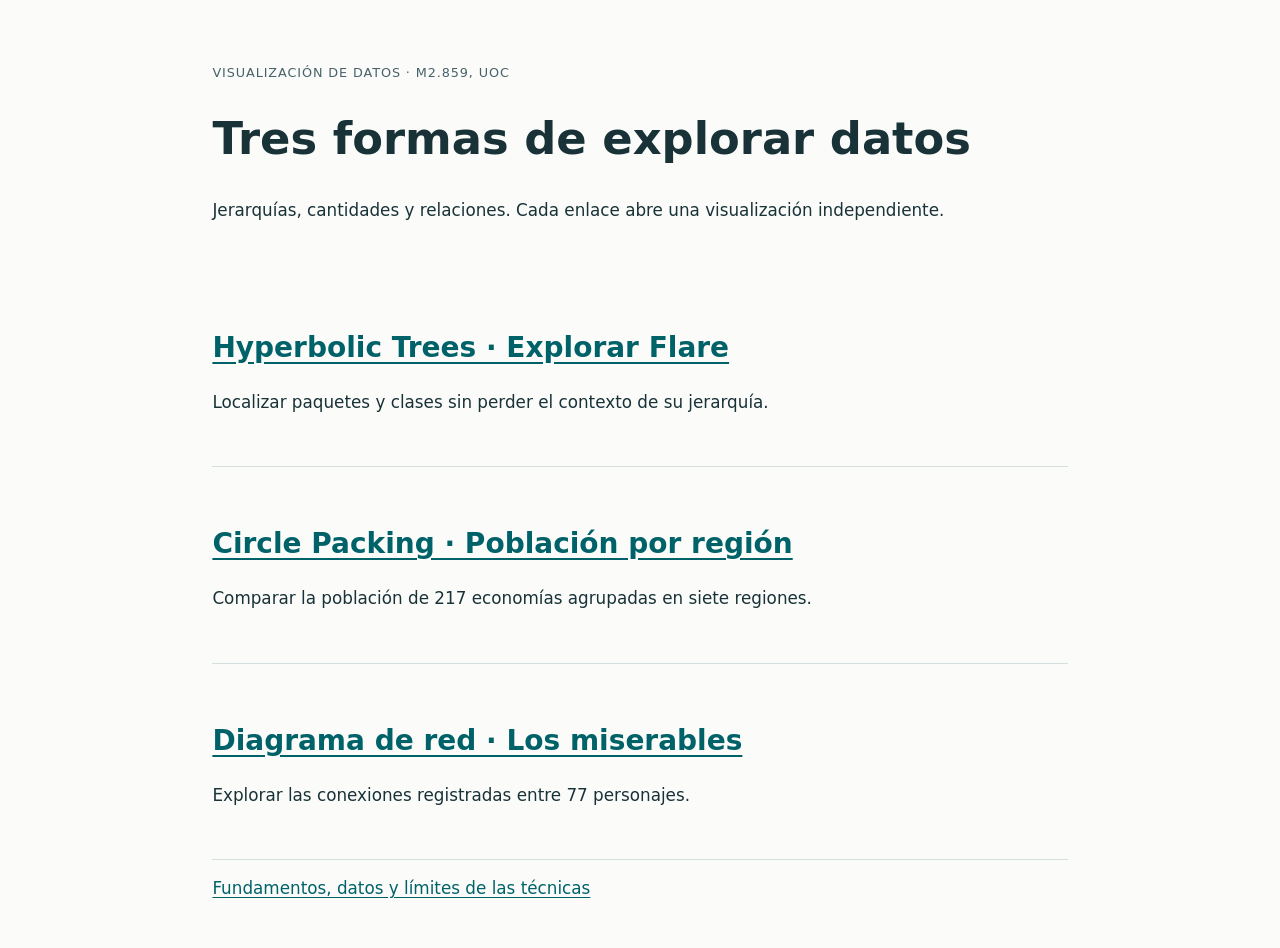
<file: index.html>
<!doctype html>
<html lang="es"><head><meta charset="utf-8"><meta name="viewport" content="width=device-width, initial-scale=1">
<title>PEC 2 · Tres formas de explorar datos</title><link rel="icon" href="data:,"><link rel="stylesheet" href="Codigo/notas-tecnicas/styles.css"></head>
<body><header><p class="kicker">Visualización de datos · M2.859, UOC</p><h1>Tres formas de explorar datos</h1>
<p>Jerarquías, cantidades y relaciones. Cada enlace abre una visualización independiente.</p></header>
<main><section><h2><a href="Codigo/hyperbolic-tree/">Hyperbolic Trees · Explorar Flare</a></h2><p>Localizar paquetes y clases sin perder el contexto de su jerarquía.</p></section>
<section><h2><a href="Codigo/circle-packing/">Circle Packing · Población por región</a></h2><p>Comparar la población de 217 economías agrupadas en siete regiones.</p></section>
<section><h2><a href="Codigo/network/">Diagrama de red · Los miserables</a></h2><p>Explorar las conexiones registradas entre 77 personajes.</p></section>
<p><a href="Codigo/notas-tecnicas/">Fundamentos, datos y límites de las técnicas</a></p></main></body></html>
</file>
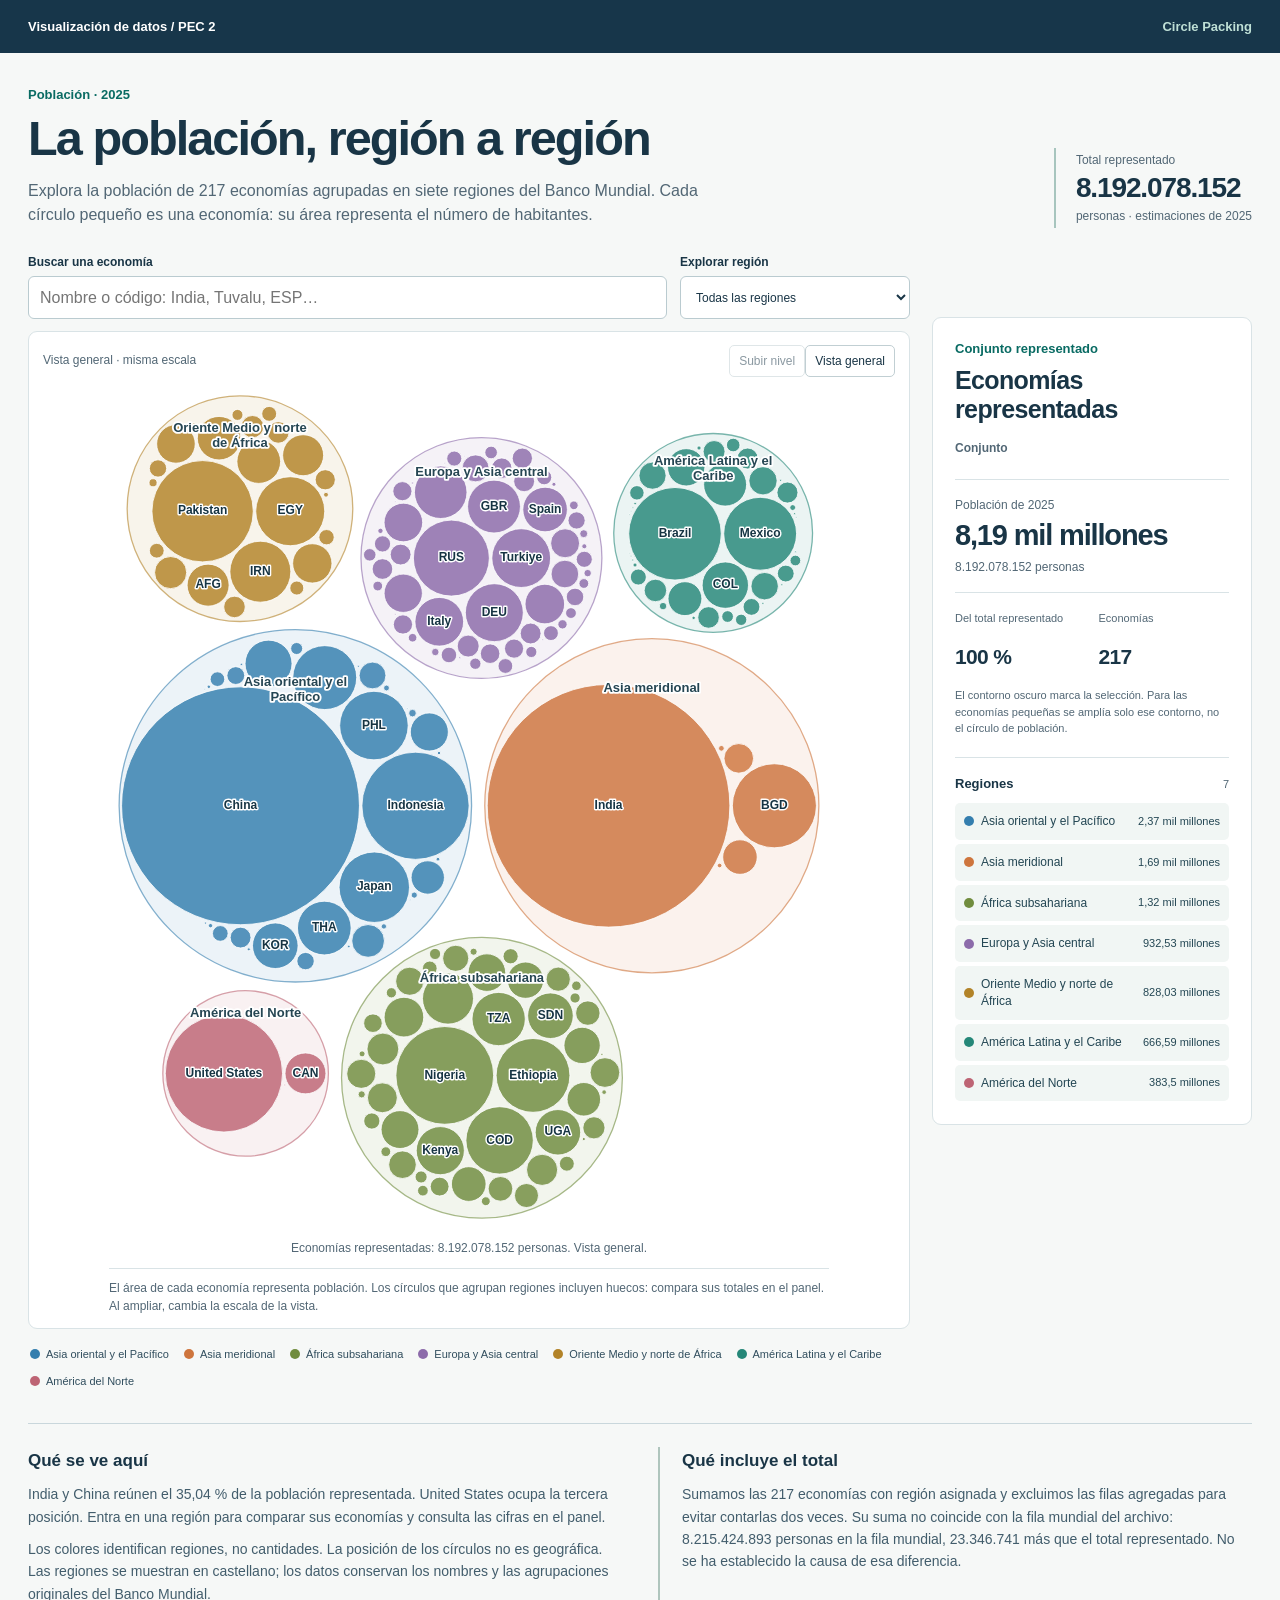
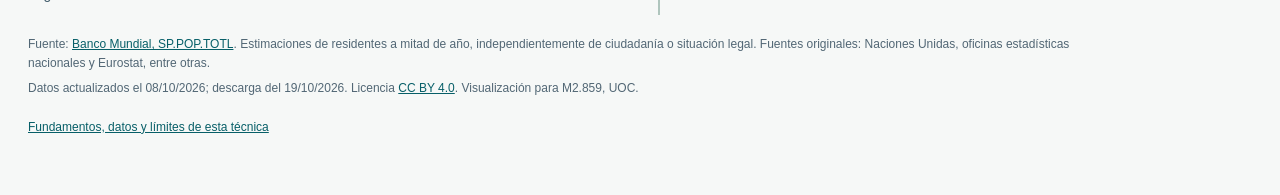
<file: Codigo/circle-packing/index.html>
<!doctype html>
<html lang="es">
<head>
  <meta charset="utf-8">
  <meta name="viewport" content="width=device-width, initial-scale=1">
  <meta name="description" content="Explora la población de 217 economías en 2025 mediante círculos agrupados por región del Banco Mundial.">
  <title>Población por regiones · Circle Packing</title>
  <link rel="icon" href="data:,">
  <link rel="stylesheet" href="styles.css">
  <script src="vendor/d3-hierarchy-3.1.2.min.js" defer></script>
  <script src="app.js" defer></script>
</head>
<body>
  <header class="site-header"><a href="../hyperbolic-tree/">Visualización de datos / PEC 2</a><span>Circle Packing</span></header>
  <main>
    <section class="intro" aria-labelledby="page-title">
      <div><p class="kicker">Población · 2025</p><h1 id="page-title">La población, región a región</h1><p class="lead">Explora la población de 217 economías agrupadas en siete regiones del Banco Mundial. Cada círculo pequeño es una economía: su área representa el número de habitantes.</p></div>
      <div class="represented"><span>Total representado</span><strong id="represented-total">Cargando…</strong><span>personas · estimaciones de 2025</span></div>
    </section>

    <section class="explorer" aria-label="Explorador de población">
      <div class="plot-column">
        <div class="toolbar">
          <div class="search-wrap"><label for="search">Buscar una economía</label><input id="search" type="search" placeholder="Nombre o código: India, Tuvalu, ESP…" autocomplete="off" aria-controls="search-results" aria-expanded="false" disabled><div id="search-results" class="search-results" role="group" aria-label="Resultados de búsqueda" hidden></div></div>
          <div class="region-wrap"><label for="region-select">Explorar región</label><select id="region-select" disabled><option value="represented">Todas las regiones</option></select></div>
        </div>
        <div class="plot-frame">
          <div class="view-toolbar"><span id="view-label">Vista general</span><div><button id="up" type="button" disabled>Subir nivel</button><button id="reset" type="button" disabled>Vista general</button></div></div>
          <svg id="packing" viewBox="-30 -30 1060 1060" role="img" aria-label="Círculos de población agrupados por región. Usa la búsqueda, el selector de región o el panel para consultar cada economía con teclado." aria-describedby="encoding-note"></svg>
          <p id="status" role="status" aria-live="polite">Cargando las economías representadas…</p>
          <p class="encoding-note" id="encoding-note">El área de cada economía representa población. Los círculos que agrupan regiones incluyen huecos: compara sus totales en el panel. Al ampliar, cambia la escala de la vista.</p>
        </div>
        <div id="region-legend" class="region-legend" aria-label="Regiones del Banco Mundial"></div>
      </div>

      <aside id="detail-panel" class="detail-panel" aria-labelledby="detail-title">
        <p id="detail-type" class="kicker">Conjunto representado</p><h2 id="detail-title" tabindex="-1">Economías representadas</h2>
        <nav id="breadcrumb" aria-label="Ruta de la selección"></nav>
        <div class="population-block"><span>Población de 2025</span><strong id="population">—</strong><span id="population-exact">personas</span></div>
        <dl class="metrics"><div><dt>Del total representado</dt><dd id="share-total">—</dd></div><div><dt id="metric-secondary-title">Economías</dt><dd id="metric-secondary">—</dd></div></dl>
        <p class="selection-note">El contorno oscuro marca la selección. Para las economías pequeñas se amplía solo ese contorno, no el círculo de población.</p>
        <div class="list-heading"><h3 id="children-title">Regiones</h3><span id="children-count"></span></div><div id="children" class="children-list" aria-labelledby="children-title"></div>
      </aside>
    </section>

    <section class="explanation" aria-labelledby="reading-title"><div><h2 id="reading-title">Qué se ve aquí</h2><p id="insight">Las cifras permiten comparar las economías sin depender solo de la percepción de las áreas.</p><p>Los colores identifican regiones, no cantidades. La posición de los círculos no es geográfica. Las regiones se muestran en castellano; los datos conservan los nombres y las agrupaciones originales del Banco Mundial.</p></div><div class="coverage"><h2>Qué incluye el total</h2><p>Sumamos las 217 economías con región asignada y excluimos las filas agregadas para evitar contarlas dos veces. Su suma no coincide con la fila mundial del archivo: <span id="coverage-detail">cargando cifras…</span> No se ha establecido la causa de esa diferencia.</p></div></section>
    <footer class="source-note"><p>Fuente: <a href="https://data.worldbank.org/indicator/SP.POP.TOTL">Banco Mundial, SP.POP.TOTL</a>. Estimaciones de residentes a mitad de año, independientemente de ciudadanía o situación legal. Fuentes originales: Naciones Unidas, oficinas estadísticas nacionales y Eurostat, entre otras.</p><p>Datos actualizados el <span id="updated">—</span>; descarga del 19/10/2026. Licencia <a href="https://creativecommons.org/licenses/by/4.0/">CC BY 4.0</a>. Visualización para M2.859, UOC.</p></footer>
    <p class="source-note"><a href="../notas-tecnicas/#circle-packing">Fundamentos, datos y límites de esta técnica</a></p>
  </main>
</body>
</html>
</file>
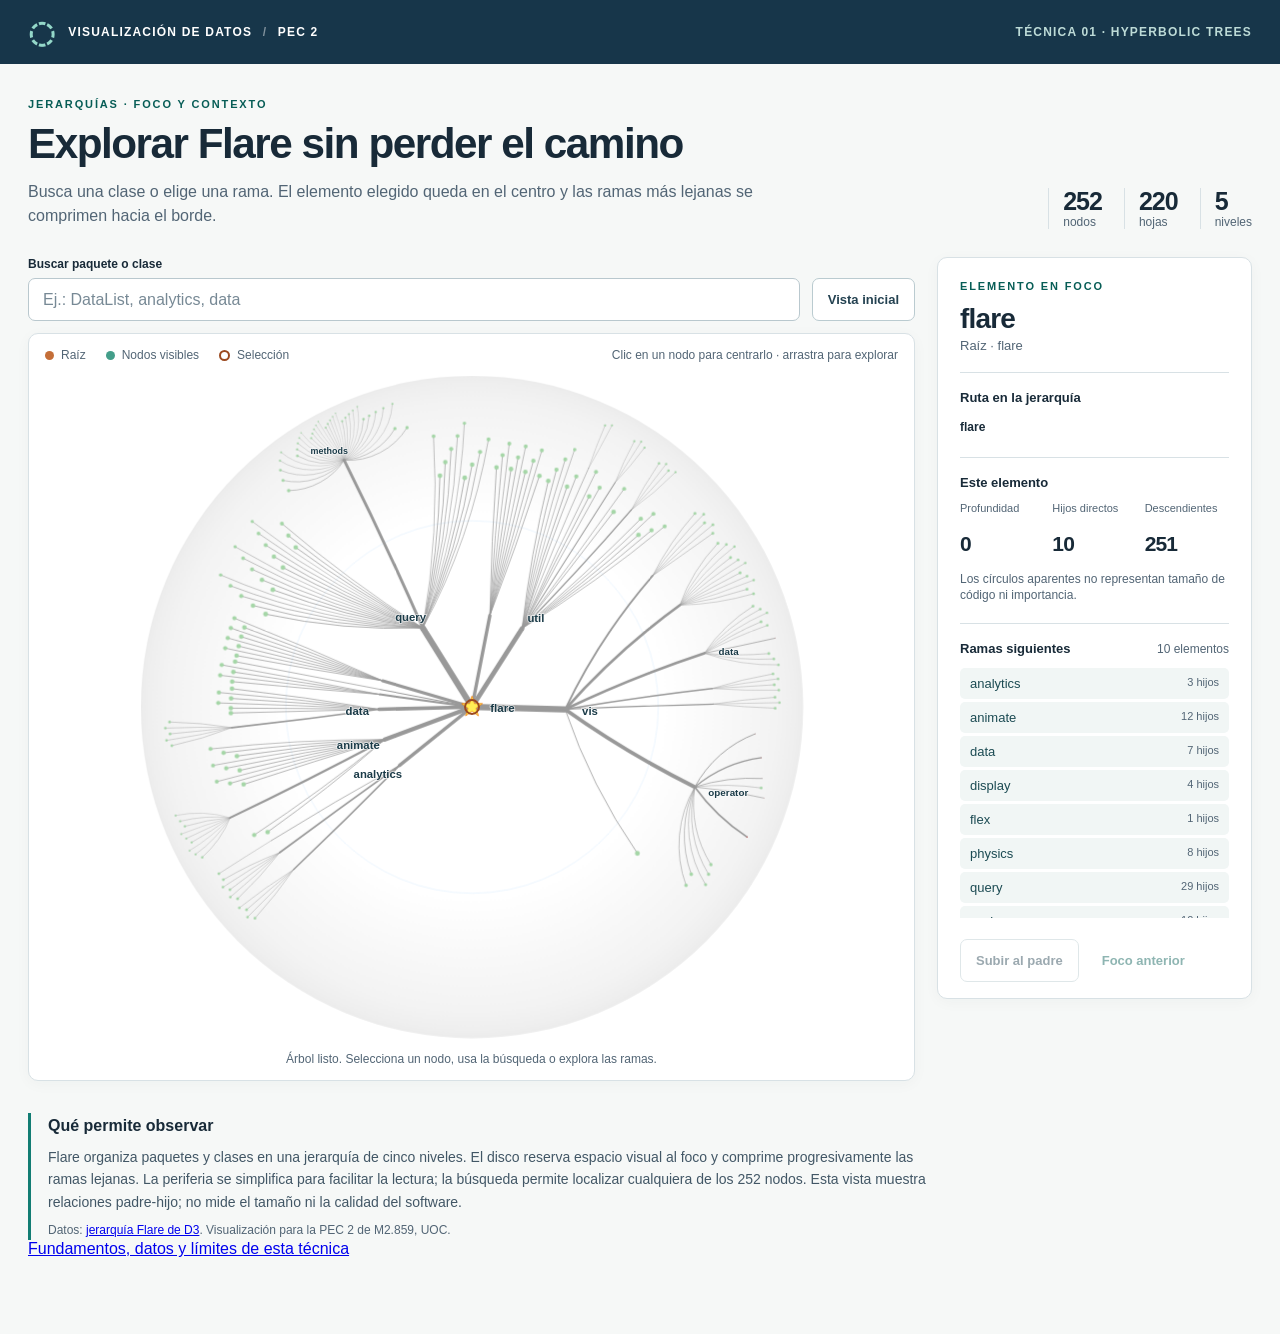
<file: Codigo/hyperbolic-tree/index.html>
<!doctype html>
<html lang="es">
<head>
  <meta charset="utf-8">
  <meta name="viewport" content="width=device-width, initial-scale=1">
  <meta name="description" content="Exploración de la jerarquía de paquetes Flare mediante un árbol hiperbólico interactivo.">
  <title>Flare · árbol hiperbólico</title>
  <link rel="icon" href="data:,">
  <link rel="stylesheet" href="vendor/d3-hypertree-light.min.css">
  <link rel="stylesheet" href="styles.css">
  <script src="vendor/d3-hypertree.min.js" defer></script>
  <script src="app.js" defer></script>
</head>
<body>
  <header class="site-header">
    <div class="brand"><span class="brand-mark" aria-hidden="true">◌</span><span>VISUALIZACIÓN DE DATOS <span class="brand-divider">/</span> PEC 2</span></div>
    <span class="technique">TÉCNICA 01 · HYPERBOLIC TREES</span>
  </header>
  <main>
    <section class="intro" aria-labelledby="page-title">
      <div><p class="eyebrow">JERARQUÍAS · FOCO Y CONTEXTO</p><h1 id="page-title">Explorar Flare sin perder el camino</h1><p class="lead">Busca una clase o elige una rama. El elemento elegido queda en el centro y las ramas más lejanas se comprimen hacia el borde.</p></div>
      <div class="dataset-facts" aria-label="Resumen del conjunto de datos"><span><strong id="node-count">252</strong> nodos</span><span><strong id="leaf-count">220</strong> hojas</span><span><strong id="level-count">5</strong> niveles</span></div>
    </section>

    <section class="workspace" aria-label="Explorador del árbol">
      <div class="chart-column">
        <div class="toolbar">
          <div class="search-wrap">
            <label for="search">Buscar paquete o clase</label>
            <input id="search" type="search" autocomplete="off" placeholder="Ej.: DataList, analytics, data" aria-controls="search-results" aria-expanded="false">
            <div id="search-results" class="search-results" role="group" aria-label="Resultados de búsqueda" hidden></div>
          </div>
          <button id="reset" class="button button-secondary" type="button">Vista inicial</button>
        </div>
        <div class="chart-card">
          <div class="chart-note"><span class="legend-dot internal"></span>Raíz <span class="legend-dot leaf"></span>Nodos visibles <span class="legend-selected" aria-hidden="true"></span>Selección <span class="legend-tip">Clic en un nodo para centrarlo · arrastra para explorar</span></div>
          <div id="tree" role="img" aria-label="Árbol hiperbólico de la jerarquía Flare. Para navegar con teclado, usa la búsqueda y la lista de elementos del panel lateral."></div>
          <p id="status" class="status" role="status" aria-live="polite">Cargando árbol…</p>
        </div>
      </div>

      <aside class="details" aria-labelledby="detail-title">
        <div class="panel-heading"><p class="eyebrow">ELEMENTO EN FOCO</p><h2 id="detail-title">flare</h2><p id="detail-type" class="type-label">Raíz · paquete</p></div>
        <div class="panel-section"><h3>Ruta en la jerarquía</h3><nav id="breadcrumb" aria-label="Ruta del elemento seleccionado"></nav></div>
        <div class="panel-section"><h3>Este elemento</h3><dl class="metrics"><div><dt>Profundidad</dt><dd id="metric-depth">0</dd></div><div><dt>Hijos directos</dt><dd id="metric-children">10</dd></div><div><dt>Descendientes</dt><dd id="metric-descendants">251</dd></div></dl><p class="metric-note">Los círculos aparentes no representan tamaño de código ni importancia.</p></div>
        <div class="panel-section"><div class="list-heading"><h3 id="children-title">Ramas siguientes</h3><span id="children-count"></span></div><div id="children" class="children-list" aria-labelledby="children-title"></div></div>
        <div class="panel-actions"><button id="parent" class="button button-secondary" type="button" disabled>Subir al padre</button><button id="previous" class="button button-text" type="button" disabled>Foco anterior</button></div>
      </aside>
    </section>

    <section class="reading-note" aria-labelledby="about-title"><h2 id="about-title">Qué permite observar</h2><p>Flare organiza paquetes y clases en una jerarquía de cinco niveles. El disco reserva espacio visual al foco y comprime progresivamente las ramas lejanas. La periferia se simplifica para facilitar la lectura; la búsqueda permite localizar cualquiera de los 252 nodos. Esta vista muestra relaciones padre-hijo; no mide el tamaño ni la calidad del software.</p><p class="source">Datos: <a href="https://github.com/d3/d3-hierarchy/blob/main/test/data/flare.json">jerarquía Flare de D3</a>. Visualización para la PEC 2 de M2.859, UOC.</p></section>
    <p class="source-note"><a href="../notas-tecnicas/#hyperbolic">Fundamentos, datos y límites de esta técnica</a></p>
  </main>
</body>
</html>
</file>
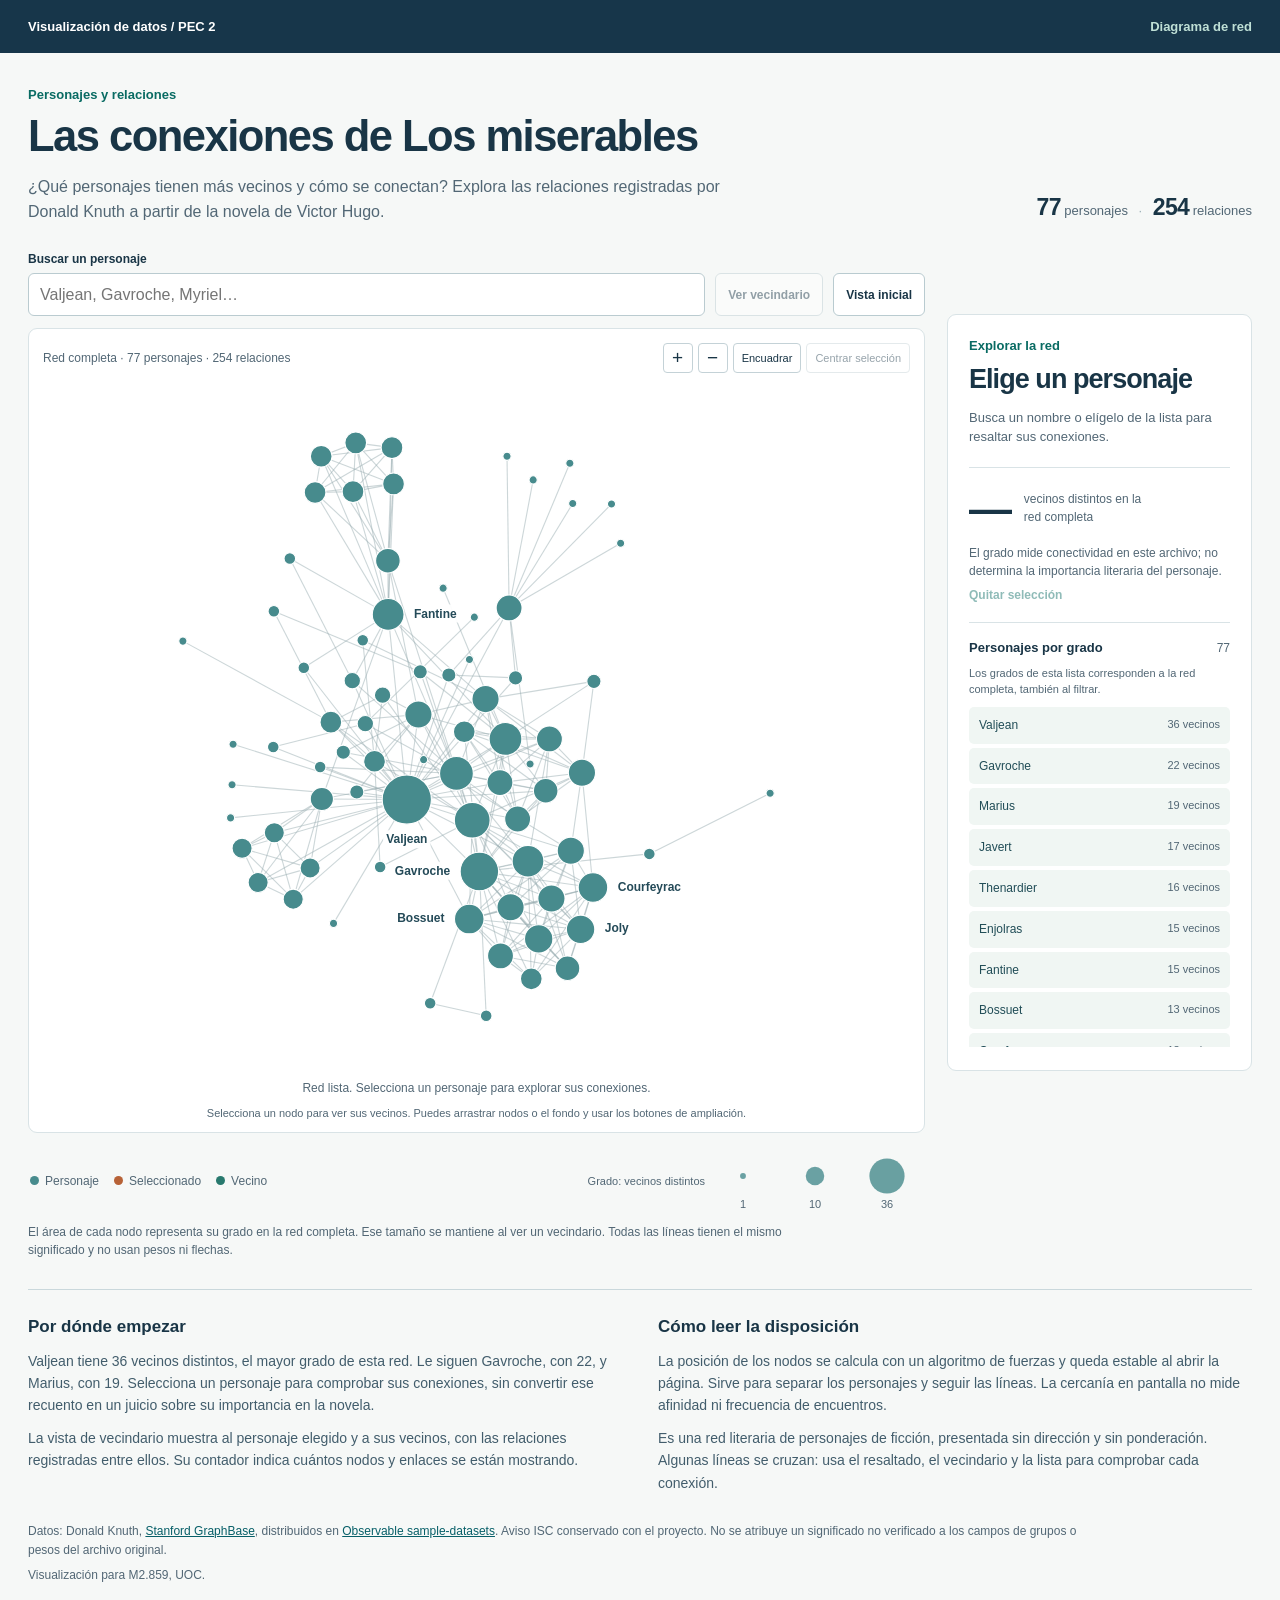
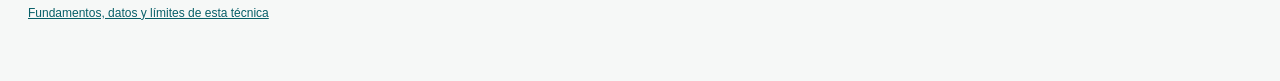
<file: Codigo/network/index.html>
<!doctype html>
<html lang="es">
<head>
  <meta charset="utf-8"><meta name="viewport" content="width=device-width, initial-scale=1">
  <meta name="description" content="Exploración de las relaciones registradas entre 77 personajes de Los miserables mediante una red interactiva.">
  <title>Las conexiones de Los miserables</title><link rel="icon" href="data:,">
  <link rel="stylesheet" href="styles.css"><script src="vendor/d3-7.9.0.min.js" defer></script><script src="app.js" defer></script>
</head>
<body>
  <header class="site-header"><a href="../circle-packing/">Visualización de datos / PEC 2</a><span>Diagrama de red</span></header>
  <main>
    <section class="intro" aria-labelledby="page-title"><div><p class="kicker">Personajes y relaciones</p><h1 id="page-title">Las conexiones de <em>Los miserables</em></h1><p class="lead">¿Qué personajes tienen más vecinos y cómo se conectan? Explora las relaciones registradas por Donald Knuth a partir de la novela de Victor Hugo.</p></div><p class="dataset-facts"><strong>77</strong> personajes <span>·</span> <strong>254</strong> relaciones</p></section>
    <section class="workspace" aria-label="Explorador de personajes">
      <div class="plot-column">
        <div class="toolbar"><div class="search-wrap"><label for="search">Buscar un personaje</label><input id="search" type="search" autocomplete="off" placeholder="Valjean, Gavroche, Myriel…" aria-controls="search-results" aria-expanded="false" disabled><div id="search-results" class="search-results" role="group" aria-label="Resultados de búsqueda" hidden></div></div><button id="neighborhood" type="button" aria-pressed="false" disabled>Ver vecindario</button><button id="reset" type="button" disabled>Vista inicial</button></div>
        <div class="plot-frame"><div class="view-toolbar"><span id="view-count">Cargando red…</span><div class="zoom-controls"><button id="zoom-in" type="button" aria-label="Acercar" disabled>+</button><button id="zoom-out" type="button" aria-label="Alejar" disabled>−</button><button id="fit" type="button" disabled>Encuadrar</button><button id="center" type="button" disabled>Centrar selección</button></div></div><svg id="network" viewBox="0 0 1000 800" role="img" aria-label="Red de personajes de Los miserables. Para explorar con teclado, usa la búsqueda y las listas del panel." aria-describedby="encoding-note"></svg><p id="status" role="status" aria-live="polite">Preparando la red…</p><p class="interaction-note">Selecciona un nodo para ver sus vecinos. Puedes arrastrar nodos o el fondo y usar los botones de ampliación.</p></div>
        <div class="legend"><div class="color-legend"><span><i class="dot base"></i>Personaje</span><span><i class="dot selected"></i>Seleccionado</span><span><i class="dot neighbor"></i>Vecino</span></div><div class="size-legend"><span>Grado: vecinos distintos</span><svg id="size-legend" width="210" height="65" aria-label="Referencia proporcional del tamaño de nodos de grado 1, 10 y 36"></svg></div></div>
        <p id="encoding-note" class="encoding-note">El área de cada nodo representa su grado en la red completa. Ese tamaño se mantiene al ver un vecindario. Todas las líneas tienen el mismo significado y no usan pesos ni flechas.</p>
      </div>
      <aside id="detail-panel" class="detail-panel" aria-labelledby="detail-title"><p id="detail-type" class="kicker">Explorar la red</p><h2 id="detail-title" tabindex="-1">Elige un personaje</h2><p id="detail-description">Busca un nombre o elígelo de la lista para resaltar sus conexiones.</p><div class="degree-block"><strong id="degree">—</strong><span>vecinos distintos en la red completa</span></div><p class="degree-note">El grado mide conectividad en este archivo; no determina la importancia literaria del personaje.</p><button id="clear" class="text-button" type="button" disabled>Quitar selección</button><div class="list-heading"><h3 id="list-title">Personajes por grado</h3><span id="list-count">77</span></div><p class="list-degree-note">Los grados de esta lista corresponden a la red completa, también al filtrar.</p><div id="node-list" class="node-list" aria-labelledby="list-title"></div></aside>
    </section>
    <section class="explanation"><div><h2>Por dónde empezar</h2><p id="insight">Busca Valjean y sigue sus conexiones. La lista permite comprobar los vecinos que aparecen resaltados.</p><p>La vista de vecindario muestra al personaje elegido y a sus vecinos, con las relaciones registradas entre ellos. Su contador indica cuántos nodos y enlaces se están mostrando.</p></div><div><h2>Cómo leer la disposición</h2><p>La posición de los nodos se calcula con un algoritmo de fuerzas y queda estable al abrir la página. Sirve para separar los personajes y seguir las líneas. La cercanía en pantalla no mide afinidad ni frecuencia de encuentros.</p><p>Es una red literaria de personajes de ficción, presentada sin dirección y sin ponderación. Algunas líneas se cruzan: usa el resaltado, el vecindario y la lista para comprobar cada conexión.</p></div></section>
    <footer class="source-note"><p>Datos: Donald Knuth, <a href="https://www-cs-faculty.stanford.edu/~knuth/sgb.html">Stanford GraphBase</a>, distribuidos en <a href="https://github.com/observablehq/sample-datasets/blob/main/miserables.json">Observable sample-datasets</a>. Aviso ISC conservado con el proyecto. No se atribuye un significado no verificado a los campos de grupos o pesos del archivo original.</p><p>Visualización para M2.859, UOC.</p></footer>
    <p class="source-note"><a href="../notas-tecnicas/#network">Fundamentos, datos y límites de esta técnica</a></p>
  </main>
</body>
</html>
</file>
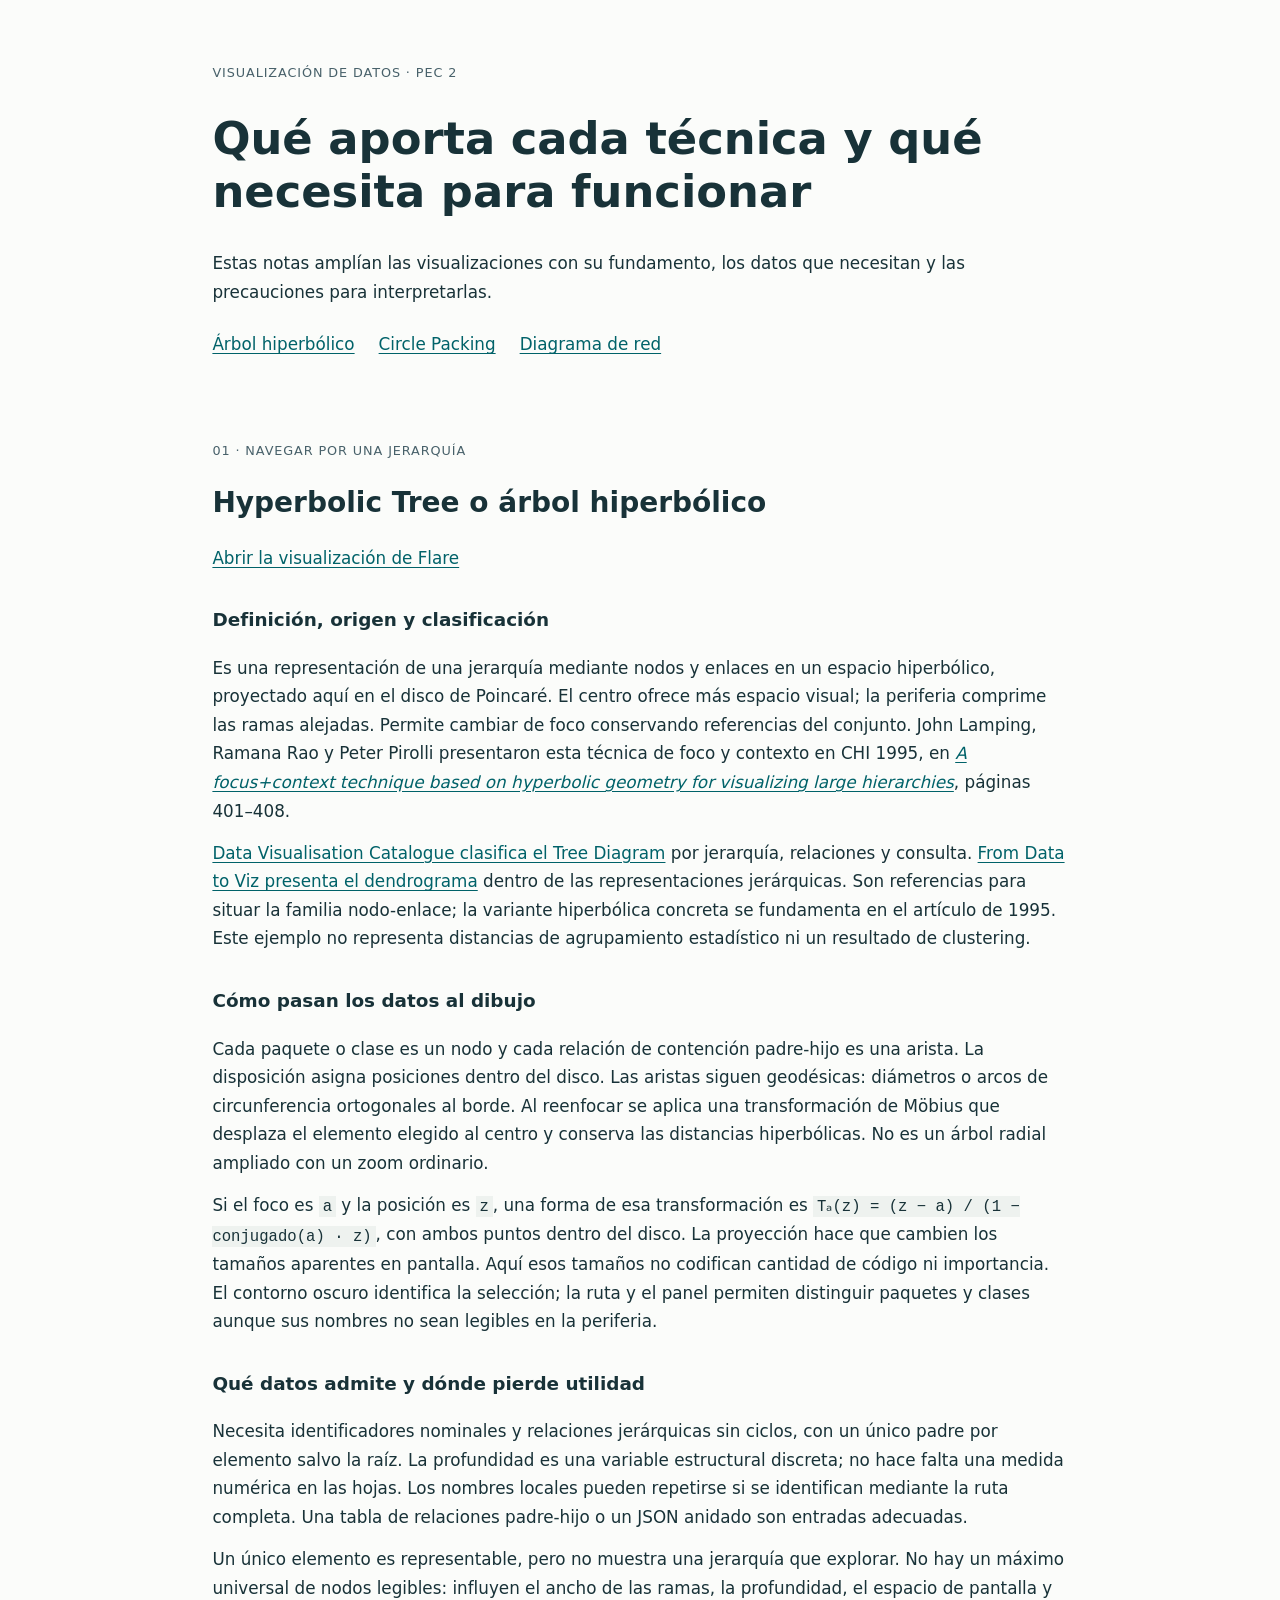
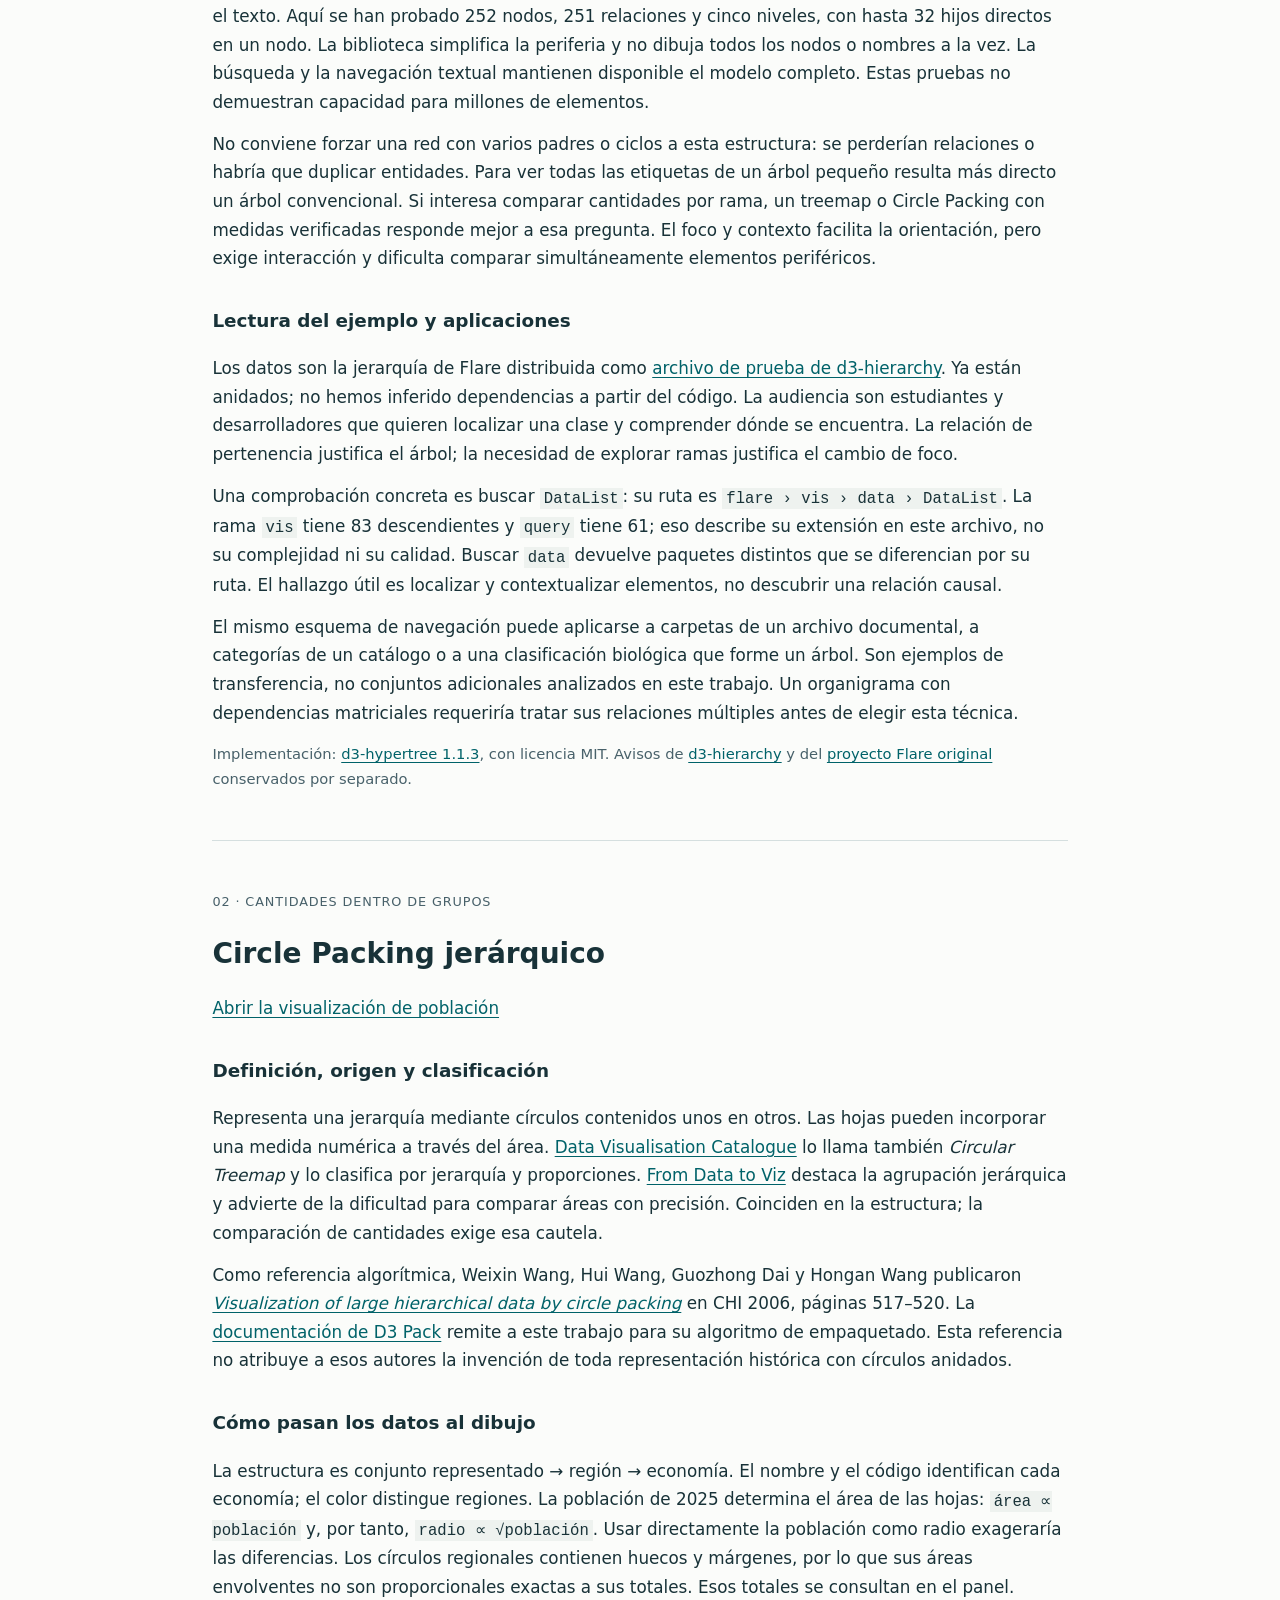
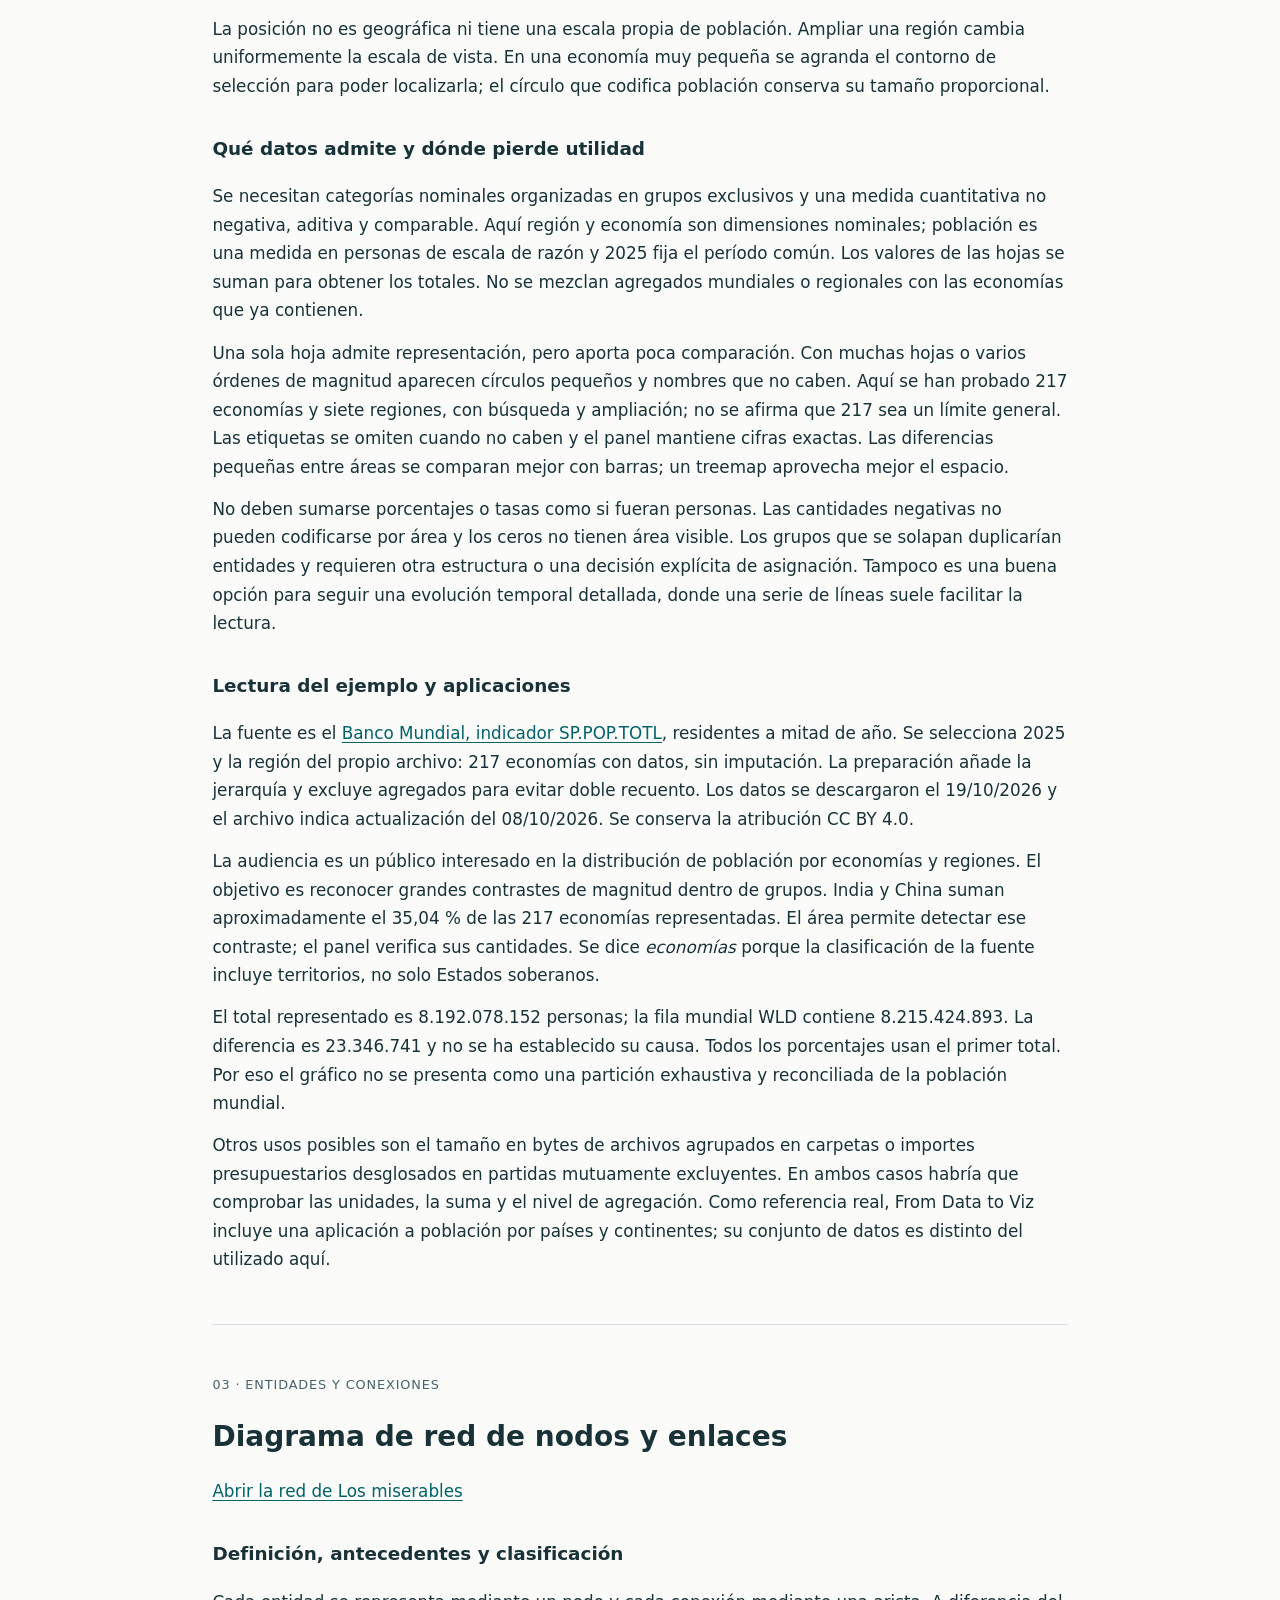
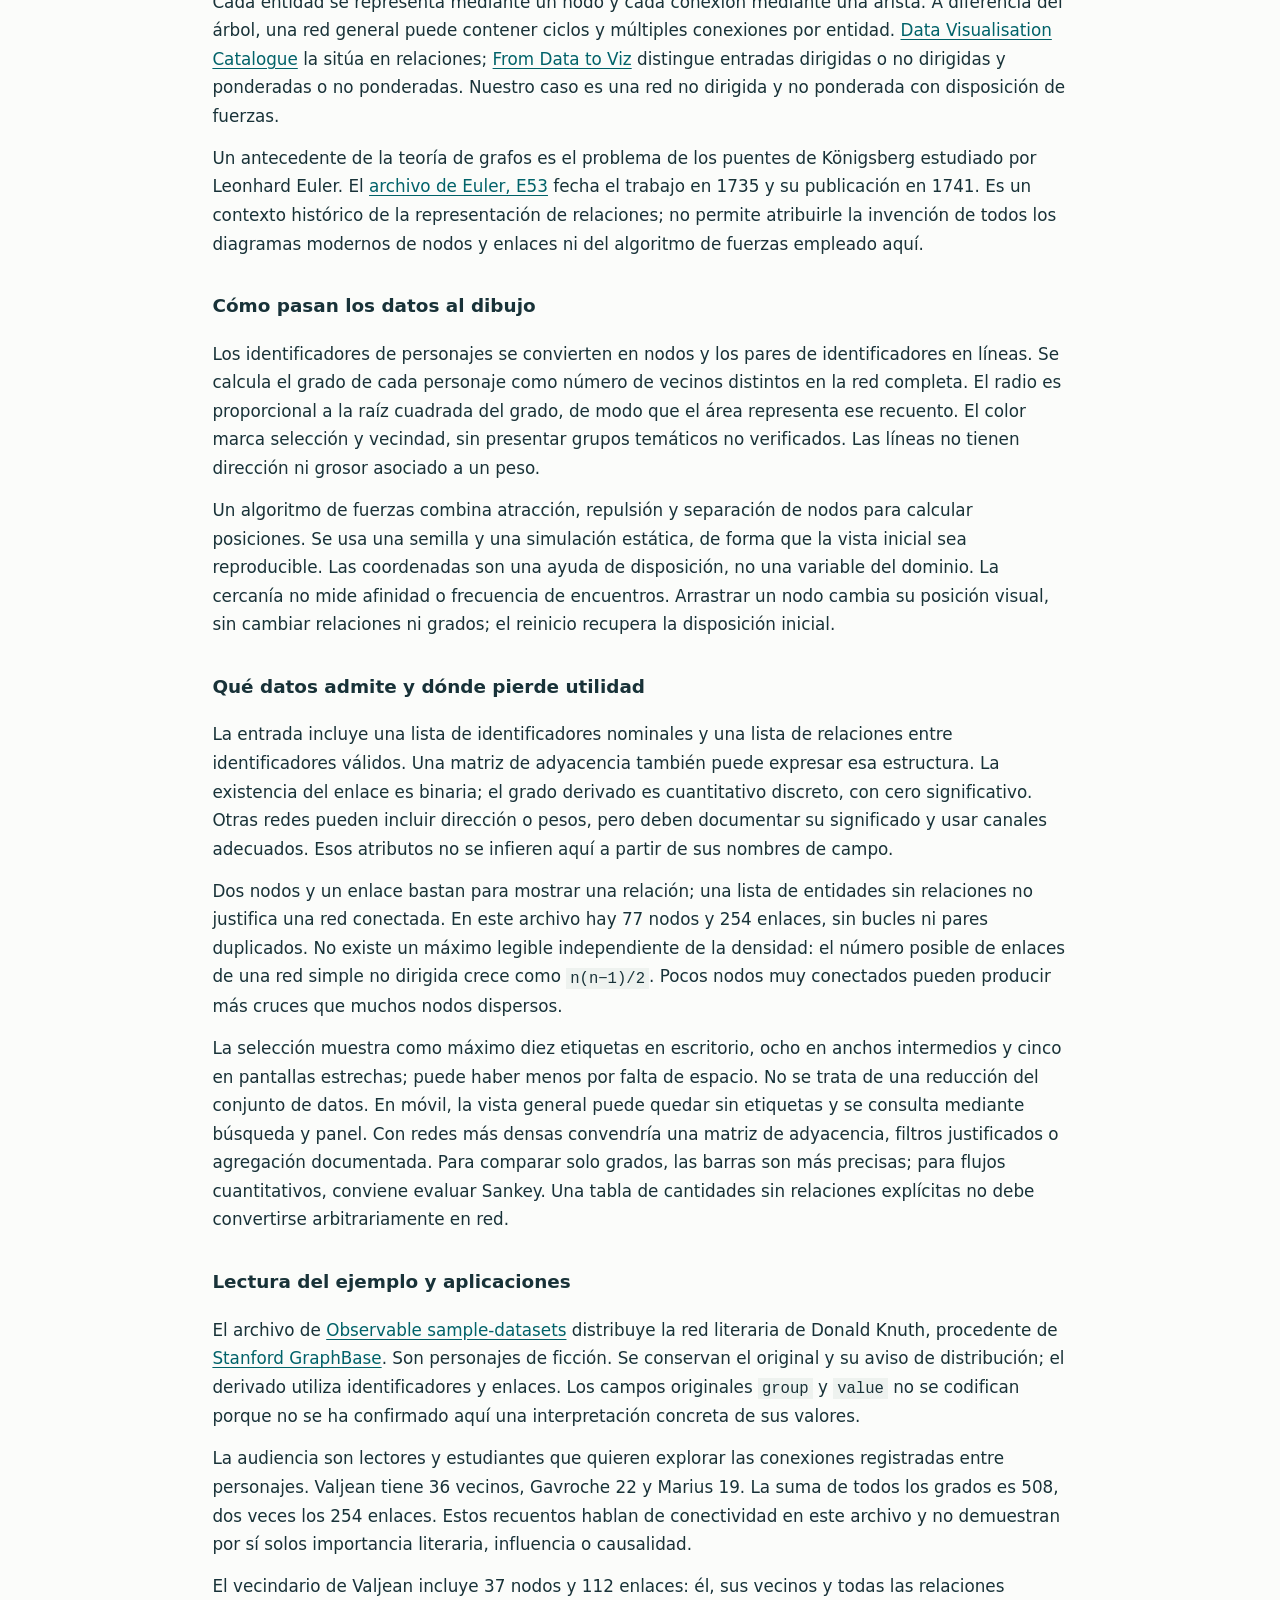
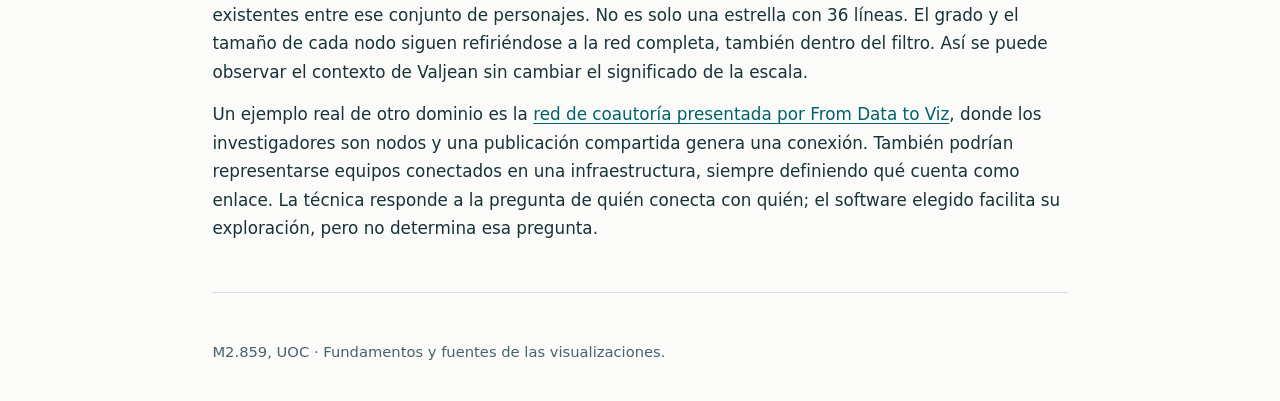
<file: Codigo/notas-tecnicas/index.html>
<!doctype html>
<html lang="es">
<head>
  <meta charset="utf-8">
  <meta name="viewport" content="width=device-width, initial-scale=1">
  <meta name="description" content="Fundamentos de las tres técnicas de visualización de la PEC 2: fundamentos, datos, lectura y limitaciones.">
  <title>PEC 2 · Notas sobre las técnicas</title>
  <link rel="icon" href="data:,">
  <link rel="stylesheet" href="styles.css">
</head>
<body>
<a class="skip" href="#contenido">Ir al contenido</a>
<header>
  <p class="kicker">Visualización de datos · PEC 2</p>
  <h1>Qué aporta cada técnica y qué necesita para funcionar</h1>
  <p>Estas notas amplían las visualizaciones con su fundamento, los datos que necesitan y las precauciones para interpretarlas.</p>
  <nav aria-label="Técnicas"><a href="#hyperbolic">Árbol hiperbólico</a><a href="#circle-packing">Circle Packing</a><a href="#network">Diagrama de red</a></nav>
</header>
<main id="contenido">
<section id="hyperbolic" aria-labelledby="titulo-hyperbolic">
  <p class="kicker">01 · Navegar por una jerarquía</p>
  <h2 id="titulo-hyperbolic">Hyperbolic Tree o árbol hiperbólico</h2>
  <p><a href="../hyperbolic-tree/">Abrir la visualización de Flare</a></p>
  <h3>Definición, origen y clasificación</h3>
  <p>Es una representación de una jerarquía mediante nodos y enlaces en un espacio hiperbólico, proyectado aquí en el disco de Poincaré. El centro ofrece más espacio visual; la periferia comprime las ramas alejadas. Permite cambiar de foco conservando referencias del conjunto. John Lamping, Ramana Rao y Peter Pirolli presentaron esta técnica de foco y contexto en CHI 1995, en <a href="https://doi.org/10.1145/223904.223956"><cite>A focus+context technique based on hyperbolic geometry for visualizing large hierarchies</cite></a>, páginas 401–408.</p>
  <p><a href="https://datavizcatalogue.com/methods/tree_diagram.html">Data Visualisation Catalogue clasifica el Tree Diagram</a> por jerarquía, relaciones y consulta. <a href="https://www.data-to-viz.com/graph/dendrogram.html">From Data to Viz presenta el dendrograma</a> dentro de las representaciones jerárquicas. Son referencias para situar la familia nodo-enlace; la variante hiperbólica concreta se fundamenta en el artículo de 1995. Este ejemplo no representa distancias de agrupamiento estadístico ni un resultado de clustering.</p>
  <h3>Cómo pasan los datos al dibujo</h3>
  <p>Cada paquete o clase es un nodo y cada relación de contención padre-hijo es una arista. La disposición asigna posiciones dentro del disco. Las aristas siguen geodésicas: diámetros o arcos de circunferencia ortogonales al borde. Al reenfocar se aplica una transformación de Möbius que desplaza el elemento elegido al centro y conserva las distancias hiperbólicas. No es un árbol radial ampliado con un zoom ordinario.</p>
  <p>Si el foco es <code>a</code> y la posición es <code>z</code>, una forma de esa transformación es <code>Tₐ(z) = (z − a) / (1 − conjugado(a) · z)</code>, con ambos puntos dentro del disco. La proyección hace que cambien los tamaños aparentes en pantalla. Aquí esos tamaños no codifican cantidad de código ni importancia. El contorno oscuro identifica la selección; la ruta y el panel permiten distinguir paquetes y clases aunque sus nombres no sean legibles en la periferia.</p>
  <h3>Qué datos admite y dónde pierde utilidad</h3>
  <p>Necesita identificadores nominales y relaciones jerárquicas sin ciclos, con un único padre por elemento salvo la raíz. La profundidad es una variable estructural discreta; no hace falta una medida numérica en las hojas. Los nombres locales pueden repetirse si se identifican mediante la ruta completa. Una tabla de relaciones padre-hijo o un JSON anidado son entradas adecuadas.</p>
  <p>Un único elemento es representable, pero no muestra una jerarquía que explorar. No hay un máximo universal de nodos legibles: influyen el ancho de las ramas, la profundidad, el espacio de pantalla y el texto. Aquí se han probado 252 nodos, 251 relaciones y cinco niveles, con hasta 32 hijos directos en un nodo. La biblioteca simplifica la periferia y no dibuja todos los nodos o nombres a la vez. La búsqueda y la navegación textual mantienen disponible el modelo completo. Estas pruebas no demuestran capacidad para millones de elementos.</p>
  <p>No conviene forzar una red con varios padres o ciclos a esta estructura: se perderían relaciones o habría que duplicar entidades. Para ver todas las etiquetas de un árbol pequeño resulta más directo un árbol convencional. Si interesa comparar cantidades por rama, un treemap o Circle Packing con medidas verificadas responde mejor a esa pregunta. El foco y contexto facilita la orientación, pero exige interacción y dificulta comparar simultáneamente elementos periféricos.</p>
  <h3>Lectura del ejemplo y aplicaciones</h3>
  <p>Los datos son la jerarquía de Flare distribuida como <a href="https://github.com/d3/d3-hierarchy/blob/main/test/data/flare.json">archivo de prueba de d3-hierarchy</a>. Ya están anidados; no hemos inferido dependencias a partir del código. La audiencia son estudiantes y desarrolladores que quieren localizar una clase y comprender dónde se encuentra. La relación de pertenencia justifica el árbol; la necesidad de explorar ramas justifica el cambio de foco.</p>
  <p>Una comprobación concreta es buscar <code>DataList</code>: su ruta es <code>flare › vis › data › DataList</code>. La rama <code>vis</code> tiene 83 descendientes y <code>query</code> tiene 61; eso describe su extensión en este archivo, no su complejidad ni su calidad. Buscar <code>data</code> devuelve paquetes distintos que se diferencian por su ruta. El hallazgo útil es localizar y contextualizar elementos, no descubrir una relación causal.</p>
  <p>El mismo esquema de navegación puede aplicarse a carpetas de un archivo documental, a categorías de un catálogo o a una clasificación biológica que forme un árbol. Son ejemplos de transferencia, no conjuntos adicionales analizados en este trabajo. Un organigrama con dependencias matriciales requeriría tratar sus relaciones múltiples antes de elegir esta técnica.</p>
  <p class="source">Implementación: <a href="https://github.com/glouwa/d3-hypertree">d3-hypertree 1.1.3</a>, con licencia MIT. Avisos de <a href="../hyperbolic-tree/sources/D3_HIERARCHY_LICENSE.txt">d3-hierarchy</a> y del <a href="../hyperbolic-tree/sources/FLARE_LICENSE.txt">proyecto Flare original</a> conservados por separado.</p>
</section>
<section id="circle-packing" aria-labelledby="titulo-circle">
  <p class="kicker">02 · Cantidades dentro de grupos</p>
  <h2 id="titulo-circle">Circle Packing jerárquico</h2>
  <p><a href="../circle-packing/">Abrir la visualización de población</a></p>
  <h3>Definición, origen y clasificación</h3>
  <p>Representa una jerarquía mediante círculos contenidos unos en otros. Las hojas pueden incorporar una medida numérica a través del área. <a href="https://datavizcatalogue.com/methods/circle_packing.html">Data Visualisation Catalogue</a> lo llama también <em>Circular Treemap</em> y lo clasifica por jerarquía y proporciones. <a href="https://www.data-to-viz.com/graph/circularpacking.html">From Data to Viz</a> destaca la agrupación jerárquica y advierte de la dificultad para comparar áreas con precisión. Coinciden en la estructura; la comparación de cantidades exige esa cautela.</p>
  <p>Como referencia algorítmica, Weixin Wang, Hui Wang, Guozhong Dai y Hongan Wang publicaron <a href="https://doi.org/10.1145/1124772.1124851"><cite>Visualization of large hierarchical data by circle packing</cite></a> en CHI 2006, páginas 517–520. La <a href="https://d3js.org/d3-hierarchy/pack">documentación de D3 Pack</a> remite a este trabajo para su algoritmo de empaquetado. Esta referencia no atribuye a esos autores la invención de toda representación histórica con círculos anidados.</p>
  <h3>Cómo pasan los datos al dibujo</h3>
  <p>La estructura es conjunto representado → región → economía. El nombre y el código identifican cada economía; el color distingue regiones. La población de 2025 determina el área de las hojas: <code>área ∝ población</code> y, por tanto, <code>radio ∝ √población</code>. Usar directamente la población como radio exageraría las diferencias. Los círculos regionales contienen huecos y márgenes, por lo que sus áreas envolventes no son proporcionales exactas a sus totales. Esos totales se consultan en el panel.</p>
  <p>La posición no es geográfica ni tiene una escala propia de población. Ampliar una región cambia uniformemente la escala de vista. En una economía muy pequeña se agranda el contorno de selección para poder localizarla; el círculo que codifica población conserva su tamaño proporcional.</p>
  <h3>Qué datos admite y dónde pierde utilidad</h3>
  <p>Se necesitan categorías nominales organizadas en grupos exclusivos y una medida cuantitativa no negativa, aditiva y comparable. Aquí región y economía son dimensiones nominales; población es una medida en personas de escala de razón y 2025 fija el período común. Los valores de las hojas se suman para obtener los totales. No se mezclan agregados mundiales o regionales con las economías que ya contienen.</p>
  <p>Una sola hoja admite representación, pero aporta poca comparación. Con muchas hojas o varios órdenes de magnitud aparecen círculos pequeños y nombres que no caben. Aquí se han probado 217 economías y siete regiones, con búsqueda y ampliación; no se afirma que 217 sea un límite general. Las etiquetas se omiten cuando no caben y el panel mantiene cifras exactas. Las diferencias pequeñas entre áreas se comparan mejor con barras; un treemap aprovecha mejor el espacio.</p>
  <p>No deben sumarse porcentajes o tasas como si fueran personas. Las cantidades negativas no pueden codificarse por área y los ceros no tienen área visible. Los grupos que se solapan duplicarían entidades y requieren otra estructura o una decisión explícita de asignación. Tampoco es una buena opción para seguir una evolución temporal detallada, donde una serie de líneas suele facilitar la lectura.</p>
  <h3>Lectura del ejemplo y aplicaciones</h3>
  <p>La fuente es el <a href="https://data.worldbank.org/indicator/SP.POP.TOTL">Banco Mundial, indicador SP.POP.TOTL</a>, residentes a mitad de año. Se selecciona 2025 y la región del propio archivo: 217 economías con datos, sin imputación. La preparación añade la jerarquía y excluye agregados para evitar doble recuento. Los datos se descargaron el 19/10/2026 y el archivo indica actualización del 08/10/2026. Se conserva la atribución CC BY 4.0.</p>
  <p>La audiencia es un público interesado en la distribución de población por economías y regiones. El objetivo es reconocer grandes contrastes de magnitud dentro de grupos. India y China suman aproximadamente el 35,04 % de las 217 economías representadas. El área permite detectar ese contraste; el panel verifica sus cantidades. Se dice <em>economías</em> porque la clasificación de la fuente incluye territorios, no solo Estados soberanos.</p>
  <p>El total representado es 8.192.078.152 personas; la fila mundial WLD contiene 8.215.424.893. La diferencia es 23.346.741 y no se ha establecido su causa. Todos los porcentajes usan el primer total. Por eso el gráfico no se presenta como una partición exhaustiva y reconciliada de la población mundial.</p>
  <p>Otros usos posibles son el tamaño en bytes de archivos agrupados en carpetas o importes presupuestarios desglosados en partidas mutuamente excluyentes. En ambos casos habría que comprobar las unidades, la suma y el nivel de agregación. Como referencia real, From Data to Viz incluye una aplicación a población por países y continentes; su conjunto de datos es distinto del utilizado aquí.</p>
</section>
<section id="network" aria-labelledby="titulo-network">
  <p class="kicker">03 · Entidades y conexiones</p>
  <h2 id="titulo-network">Diagrama de red de nodos y enlaces</h2>
  <p><a href="../network/">Abrir la red de Los miserables</a></p>
  <h3>Definición, antecedentes y clasificación</h3>
  <p>Cada entidad se representa mediante un nodo y cada conexión mediante una arista. A diferencia del árbol, una red general puede contener ciclos y múltiples conexiones por entidad. <a href="https://datavizcatalogue.com/methods/network_diagram.html">Data Visualisation Catalogue</a> la sitúa en relaciones; <a href="https://www.data-to-viz.com/graph/network.html">From Data to Viz</a> distingue entradas dirigidas o no dirigidas y ponderadas o no ponderadas. Nuestro caso es una red no dirigida y no ponderada con disposición de fuerzas.</p>
  <p>Un antecedente de la teoría de grafos es el problema de los puentes de Königsberg estudiado por Leonhard Euler. El <a href="https://scholarlycommons.pacific.edu/euler-works/53/">archivo de Euler, E53</a> fecha el trabajo en 1735 y su publicación en 1741. Es un contexto histórico de la representación de relaciones; no permite atribuirle la invención de todos los diagramas modernos de nodos y enlaces ni del algoritmo de fuerzas empleado aquí.</p>
  <h3>Cómo pasan los datos al dibujo</h3>
  <p>Los identificadores de personajes se convierten en nodos y los pares de identificadores en líneas. Se calcula el grado de cada personaje como número de vecinos distintos en la red completa. El radio es proporcional a la raíz cuadrada del grado, de modo que el área representa ese recuento. El color marca selección y vecindad, sin presentar grupos temáticos no verificados. Las líneas no tienen dirección ni grosor asociado a un peso.</p>
  <p>Un algoritmo de fuerzas combina atracción, repulsión y separación de nodos para calcular posiciones. Se usa una semilla y una simulación estática, de forma que la vista inicial sea reproducible. Las coordenadas son una ayuda de disposición, no una variable del dominio. La cercanía no mide afinidad o frecuencia de encuentros. Arrastrar un nodo cambia su posición visual, sin cambiar relaciones ni grados; el reinicio recupera la disposición inicial.</p>
  <h3>Qué datos admite y dónde pierde utilidad</h3>
  <p>La entrada incluye una lista de identificadores nominales y una lista de relaciones entre identificadores válidos. Una matriz de adyacencia también puede expresar esa estructura. La existencia del enlace es binaria; el grado derivado es cuantitativo discreto, con cero significativo. Otras redes pueden incluir dirección o pesos, pero deben documentar su significado y usar canales adecuados. Esos atributos no se infieren aquí a partir de sus nombres de campo.</p>
  <p>Dos nodos y un enlace bastan para mostrar una relación; una lista de entidades sin relaciones no justifica una red conectada. En este archivo hay 77 nodos y 254 enlaces, sin bucles ni pares duplicados. No existe un máximo legible independiente de la densidad: el número posible de enlaces de una red simple no dirigida crece como <code>n(n−1)/2</code>. Pocos nodos muy conectados pueden producir más cruces que muchos nodos dispersos.</p>
  <p>La selección muestra como máximo diez etiquetas en escritorio, ocho en anchos intermedios y cinco en pantallas estrechas; puede haber menos por falta de espacio. No se trata de una reducción del conjunto de datos. En móvil, la vista general puede quedar sin etiquetas y se consulta mediante búsqueda y panel. Con redes más densas convendría una matriz de adyacencia, filtros justificados o agregación documentada. Para comparar solo grados, las barras son más precisas; para flujos cuantitativos, conviene evaluar Sankey. Una tabla de cantidades sin relaciones explícitas no debe convertirse arbitrariamente en red.</p>
  <h3>Lectura del ejemplo y aplicaciones</h3>
  <p>El archivo de <a href="https://github.com/observablehq/sample-datasets/blob/main/miserables.json">Observable sample-datasets</a> distribuye la red literaria de Donald Knuth, procedente de <a href="https://cs.stanford.edu/~knuth/sgb.html">Stanford GraphBase</a>. Son personajes de ficción. Se conservan el original y su aviso de distribución; el derivado utiliza identificadores y enlaces. Los campos originales <code>group</code> y <code>value</code> no se codifican porque no se ha confirmado aquí una interpretación concreta de sus valores.</p>
  <p>La audiencia son lectores y estudiantes que quieren explorar las conexiones registradas entre personajes. Valjean tiene 36 vecinos, Gavroche 22 y Marius 19. La suma de todos los grados es 508, dos veces los 254 enlaces. Estos recuentos hablan de conectividad en este archivo y no demuestran por sí solos importancia literaria, influencia o causalidad.</p>
  <p>El vecindario de Valjean incluye 37 nodos y 112 enlaces: él, sus vecinos y todas las relaciones existentes entre ese conjunto de personajes. No es solo una estrella con 36 líneas. El grado y el tamaño de cada nodo siguen refiriéndose a la red completa, también dentro del filtro. Así se puede observar el contexto de Valjean sin cambiar el significado de la escala.</p>
  <p>Un ejemplo real de otro dominio es la <a href="https://www.data-to-viz.com/graph/network.html">red de coautoría presentada por From Data to Viz</a>, donde los investigadores son nodos y una publicación compartida genera una conexión. También podrían representarse equipos conectados en una infraestructura, siempre definiendo qué cuenta como enlace. La técnica responde a la pregunta de quién conecta con quién; el software elegido facilita su exploración, pero no determina esa pregunta.</p>
</section>

</main>
<footer><p>M2.859, UOC · Fundamentos y fuentes de las visualizaciones.</p></footer>
</body>
</html>
</file>
<file: Codigo/notas-tecnicas/styles.css>
:root{color-scheme:light;--ink:#183238;--muted:#48616a;--line:#d5dfdf;--paper:#fbfcfa;--accent:#006269}
*{box-sizing:border-box}html{scroll-behavior:smooth;scroll-padding-top:1.5rem}body{margin:0;background:var(--paper);color:var(--ink);font:1.05rem/1.7 system-ui,-apple-system,"Segoe UI",sans-serif}header,main,footer{max-width:900px;margin:auto;padding:2rem 1.4rem}header{padding-top:3rem;padding-bottom:0}h1{font-size:clamp(1.8rem,5vw,2.8rem);line-height:1.18;max-width:25ch}h2{font-size:1.75rem;line-height:1.25}h3{font-size:1.15rem;margin-top:2rem}p{margin:.85rem 0}a{color:var(--accent);text-underline-offset:.18em}a:hover{text-decoration-thickness:2px}a:focus-visible{outline:3px solid #a45028;outline-offset:4px;border-radius:2px}.kicker{font-size:.8rem;letter-spacing:.07em;text-transform:uppercase;color:var(--muted)}nav{display:flex;gap:.75rem 1.5rem;flex-wrap:wrap;margin-top:1.5rem}section{padding:2.25rem 0;border-bottom:1px solid var(--line)}code{font-size:.93em;overflow-wrap:anywhere;background:#eef2ef;padding:.1em .25em}p.source,footer{font-size:.92rem;color:var(--muted)}.closing{margin-top:2rem;padding:1rem 1.25rem;background:#edf3f1;border-left:3px solid var(--accent)}.closing h2{font-size:1.15rem}.skip{position:absolute;top:-100px;left:1rem;padding:.5rem;background:white}.skip:focus{top:.5rem}footer{padding-top:0}@media(prefers-reduced-motion:reduce){html{scroll-behavior:auto}}@media print{body{background:white;font-size:11pt}header,main,footer{max-width:none;padding:.5rem}section{padding:1rem 0}nav,.skip{display:none}h2,h3{break-after:avoid}a{color:inherit}}
</file>
<file: Codigo/circle-packing/styles.css>
:root{font-family:Inter,"Segoe UI",Arial,sans-serif;color:#193546;background:#f6f8f7;font-synthesis:none;--ink:#193546;--muted:#526775;--line:#d9e3e6;--accent:#096b63}
*{box-sizing:border-box}body{margin:0}button,input,select{font:inherit}button{cursor:pointer}button:disabled,input:disabled,select:disabled{cursor:wait;opacity:.5}button:focus-visible,a:focus-visible,input:focus-visible,select:focus-visible{outline:3px solid #dc9147;outline-offset:3px}a{color:#075f68}.site-header{background:#17364a;color:#fff;padding:19px max(28px,calc((100vw - 1440px)/2));display:flex;justify-content:space-between;font-size:13px;font-weight:650}.site-header a{color:inherit;text-decoration:none}.site-header span{color:#bfe0d6}main{max-width:1440px;margin:auto;padding:34px 28px 46px}.intro{display:flex;align-items:end;justify-content:space-between;gap:38px;margin-bottom:27px}.kicker{font-size:13px;font-weight:700;color:var(--accent);margin:0 0 10px}.intro h1{font-size:clamp(32px,3.8vw,49px);line-height:1.1;letter-spacing:-.04em;margin:0 0 13px}.lead{max-width:720px;font-size:16px;line-height:1.55;color:var(--muted);margin:0}.represented{border-left:2px solid #a7c5be;padding:5px 0 5px 20px;flex-shrink:0}.represented span{display:block;color:var(--muted);font-size:12px}.represented strong{display:block;font-size:28px;letter-spacing:-.04em;line-height:1.5}
.explorer{display:grid;grid-template-columns:minmax(0,1fr) 320px;gap:22px;align-items:start}.plot-column{min-width:0}.toolbar{display:flex;gap:13px;margin-bottom:12px}.search-wrap{position:relative;flex:1;min-width:0}.region-wrap{width:230px;max-width:45%}.toolbar label{display:block;font-size:12px;font-weight:650;margin-bottom:7px}.toolbar input,.toolbar select{width:100%;height:43px;border:1px solid #bacbd0;background:#fff;color:var(--ink);border-radius:6px;padding:0 11px;min-width:0}.toolbar input{padding-right:7px}.toolbar select{font-size:12px}.search-results{position:absolute;z-index:10;top:100%;left:0;right:0;max-height:320px;overflow:auto;background:#fff;border:1px solid #bcced3;border-radius:6px;box-shadow:0 10px 22px #17364a22;padding:5px;margin-top:4px}.search-result{border:0;background:#fff;width:100%;text-align:left;padding:10px 9px;border-radius:4px;color:var(--ink);font-size:14px}.search-result small{display:block;color:var(--muted);font-size:11px;margin-top:4px}.search-result:hover,.search-result:focus-visible{background:#e7f2ee}.empty-search{padding:12px;color:var(--muted);font-size:13px}
.plot-frame{background:#fff;border:1px solid var(--line);border-radius:9px;padding:12px 14px 13px}.view-toolbar{display:flex;align-items:center;justify-content:space-between;gap:10px;font-size:12px;color:var(--muted);min-height:34px}.view-toolbar>span{max-width:55%;line-height:1.3}.view-toolbar button{height:32px;padding:0 9px;border:1px solid #c1cfd3;border-radius:5px;background:white;color:var(--ink);font-size:12px}.view-toolbar button:hover:not(:disabled){background:#edf4f2}#packing{display:block;width:100%;aspect-ratio:1;margin:3px auto 0;overflow:hidden;touch-action:manipulation}.economy-circle{stroke:#fff;stroke-width:.8;vector-effect:non-scaling-stroke;cursor:pointer}.economy-circle:hover{stroke:#183647;stroke-width:1.7}.region-circle{fill-opacity:.09;stroke-width:1.3;stroke-opacity:.6;vector-effect:non-scaling-stroke;cursor:pointer}.packing-label{fill:#163443;pointer-events:none;text-anchor:middle;dominant-baseline:middle;font-weight:650;paint-order:stroke;stroke:#fff;stroke-width:3px;stroke-linejoin:round}.region-label{fill:#264653;pointer-events:none;text-anchor:middle;font-weight:700;paint-order:stroke;stroke:#fff;stroke-width:4px;stroke-linejoin:round}.selection-ring{stroke:#183647;fill:none;stroke-width:2.7;vector-effect:non-scaling-stroke;pointer-events:none}#status{color:var(--muted);text-align:center;font-size:12px;line-height:1.45;min-height:18px;margin:7px 0 0}.encoding-note{font-size:12px;line-height:1.5;max-width:720px;color:var(--muted);margin:10px auto 0;border-top:1px solid var(--line);padding-top:10px}.region-legend{display:flex;flex-wrap:wrap;gap:7px 15px;padding:15px 2px 0}.legend-item{display:flex;align-items:center;gap:6px;border:0;background:none;color:#314e5e;font-size:11px;text-align:left;padding:4px 0}.legend-item:hover{text-decoration:underline}.swatch{display:inline-block;flex-shrink:0;width:10px;height:10px;border-radius:50%;background:var(--region-color)}
.detail-panel{background:white;border:1px solid var(--line);border-radius:9px;padding:23px 22px;margin-top:62px;min-width:0}.detail-panel h2{font-size:25px;line-height:1.16;letter-spacing:-.025em;overflow-wrap:anywhere;margin:0 0 14px}#breadcrumb{font-size:12px;line-height:1.7;display:flex;flex-wrap:wrap;gap:3px;align-items:center;color:var(--muted)}#breadcrumb button{padding:0 3px;border:0;background:none;color:var(--accent);text-align:left;font-size:12px;text-decoration:underline}#breadcrumb .current{font-weight:650;overflow-wrap:anywhere}.population-block{margin-top:21px;padding:18px 0;border-top:1px solid var(--line);border-bottom:1px solid var(--line)}.population-block span{font-size:12px;color:var(--muted);display:block}.population-block strong{font-size:29px;letter-spacing:-.04em;line-height:1.65;display:block}.metrics{display:grid;grid-template-columns:1fr 1fr;gap:13px;margin:18px 0}.metrics dt{font-size:11px;color:var(--muted);line-height:1.4;min-height:30px}.metrics dd{font-size:21px;letter-spacing:-.03em;font-weight:700;margin:4px 0 0}.selection-note{font-size:11px;line-height:1.5;color:var(--muted);margin:0 0 20px}.list-heading{display:flex;justify-content:space-between;gap:10px;align-items:baseline;border-top:1px solid var(--line);padding-top:17px}.list-heading h3{font-size:13px;line-height:1.4;margin:0 0 10px}.list-heading span{font-size:11px;color:var(--muted)}.children-list{max-height:310px;overflow:auto;display:grid;gap:4px}.child-button{display:grid;grid-template-columns:10px minmax(0,1fr) auto;align-items:center;gap:7px;width:100%;padding:9px 8px;border:1px solid transparent;background:#f1f6f4;border-radius:5px;text-align:left;color:#234653;font-size:12px;line-height:1.4}.child-button .number{font-size:11px;font-variant-numeric:tabular-nums;white-space:nowrap}.child-button:hover{background:#dfede8}.child-button[aria-current=true]{border-color:#24495a;background:#e1eee9;font-weight:700}
.explanation{display:grid;grid-template-columns:1fr 1fr;gap:36px;margin-top:32px;padding-top:23px;border-top:1px solid #c9d7dc;line-height:1.6;font-size:14px;color:#425d6c}.explanation h2{font-size:17px;margin:0 0 9px;color:var(--ink)}.explanation p{margin:0 0 10px}.coverage{border-left:2px solid #afc5bd;padding-left:22px}.source-note{font-size:12px;line-height:1.6;color:var(--muted);margin-top:20px;max-width:1050px}.source-note p{margin:5px 0}
@media(max-width:1100px){.explorer{grid-template-columns:minmax(0,1fr) 285px;gap:17px}.detail-panel{padding:20px 17px}.intro{gap:20px}.represented strong{font-size:24px}.region-wrap{width:180px}.population-block strong{font-size:25px}}
@media(max-width:900px){.explorer{display:block}.detail-panel{margin-top:20px}.children-list{max-height:260px}.intro{align-items:start}.represented{min-width:220px}.explanation{gap:24px}}
@media(max-width:620px){.site-header{padding:17px 16px;font-size:11px}main{padding:25px 16px 36px}.intro{display:block}.represented{margin-top:22px;padding-left:15px}.represented strong{font-size:27px}.toolbar{display:grid;grid-template-columns:1fr}.region-wrap{width:100%;max-width:none}.toolbar input{font-size:13px}.toolbar select{font-size:13px}.detail-panel{margin-top:17px}.plot-frame{padding:10px}.view-toolbar{align-items:start}.view-toolbar>span{max-width:46%;font-size:11px}.view-toolbar button{padding:0 7px;font-size:11px}.region-legend{gap:5px 12px}.explanation{display:block;margin-top:24px}.coverage{padding-left:15px;margin-top:20px}.population-block strong{font-size:29px}}
@media(prefers-reduced-motion:reduce){*,*::before,*::after{scroll-behavior:auto!important;animation-duration:.01ms!important;transition-duration:.01ms!important}}
button:disabled{cursor:default}
</file>
<file: Codigo/hyperbolic-tree/styles.css>
:root{color-scheme:light;--ink:#182a38;--muted:#526575;--line:#d8e1e5;--paper:#f6f8f7;--surface:#fff;--accent:#127d73;--accent-dark:#075d56;--focus:#b86633}
*{box-sizing:border-box}html{font-family:Inter,"Segoe UI",Arial,sans-serif;color:var(--ink);background:var(--paper)}body{margin:0}button,input{font:inherit}button{cursor:pointer}button:disabled{opacity:.45;cursor:not-allowed}button:focus-visible,input:focus-visible{outline:3px solid #f1a44e;outline-offset:3px}
.site-header{height:64px;padding:0 max(28px,calc((100vw - 1440px)/2));background:#17364a;color:white;display:flex;align-items:center;justify-content:space-between;gap:20px;font-size:12px;letter-spacing:.1em;font-weight:700}.brand{display:flex;align-items:center;gap:12px}.brand-mark{font-size:31px;line-height:1;color:#94d8c9}.brand-divider{opacity:.45;padding:0 6px}.technique{color:#bddbd7}
main{max-width:1440px;margin:auto;padding:34px 28px 60px}.intro{display:flex;align-items:end;justify-content:space-between;gap:35px;margin-bottom:28px}.eyebrow{color:var(--accent-dark);font-size:11px;font-weight:800;letter-spacing:.17em;margin:0 0 11px}h1{font-size:clamp(31px,3.3vw,48px);letter-spacing:-.035em;line-height:1.08;margin:0 0 13px}h2,h3,p{margin-top:0}.lead{font-size:16px;line-height:1.55;color:var(--muted);max-width:740px;margin-bottom:0}.dataset-facts{display:flex;gap:22px;flex-shrink:0;color:var(--muted);font-size:12px}.dataset-facts span{border-left:1px solid var(--line);padding-left:14px}.dataset-facts strong{display:block;color:var(--ink);font-size:25px;line-height:1.1;letter-spacing:-.04em}
.workspace{display:grid;grid-template-columns:minmax(0,1fr) 315px;gap:22px;align-items:start}.chart-column{min-width:0}.toolbar{display:flex;align-items:end;gap:12px;margin:0 0 12px}.search-wrap{position:relative;flex:1}.search-wrap label{display:block;font-size:12px;font-weight:700;margin-bottom:7px}.search-wrap input{width:100%;height:43px;border:1px solid #b9c8ce;border-radius:7px;background:white;padding:0 14px;color:var(--ink)}.search-wrap input::placeholder{color:#778995}.search-results{position:absolute;z-index:20;top:100%;left:0;right:0;margin-top:5px;max-height:320px;overflow:auto;background:white;border:1px solid var(--line);box-shadow:0 12px 28px #19334526;border-radius:8px;padding:5px}.search-result{display:block;width:100%;border:0;background:white;text-align:left;padding:9px 10px;border-radius:4px;color:var(--ink)}.search-result:hover,.search-result:focus-visible{background:#e7f4f1}.search-result small{display:block;color:var(--muted);overflow:hidden;text-overflow:ellipsis;white-space:nowrap}.search-empty{padding:10px;color:var(--muted);font-size:13px}.button{height:43px;border-radius:7px;padding:0 15px;font-size:13px;font-weight:700;white-space:nowrap}.button-secondary{background:white;border:1px solid #bacbd0;color:#244251}.button-secondary:not(:disabled):hover{background:#eaf2f2}.button-text{border:0;background:transparent;color:var(--accent-dark)}.button-text:not(:disabled):hover{text-decoration:underline}
.chart-card,.details{background:var(--surface);border:1px solid var(--line);border-radius:10px;box-shadow:0 3px 15px #19334509}.chart-card{padding:14px 16px 10px;min-height:540px}.chart-note{display:flex;align-items:center;gap:7px;color:var(--muted);font-size:12px}.legend-dot{width:9px;height:9px;border-radius:50%;display:inline-block;margin-left:13px}.legend-dot:first-child{margin-left:0}.legend-dot.internal{background:#c46e38}.legend-dot.leaf{background:#439e8a}.legend-tip{margin-left:auto}.status{font-size:12px;color:var(--muted);text-align:center;margin:0;min-height:18px}#tree{width:min(100%,690px);height:min(65vw,690px);min-height:420px;max-height:690px;margin:0 auto;position:relative;overflow:hidden}#tree svg{width:100%!important;height:100%!important;display:block}#tree .caption{fill:#1b3b48!important;font-family:Inter,"Segoe UI",Arial,sans-serif!important;font-size:.035px!important;font-weight:600}#tree .link{stroke:#8a9da2!important}#tree .node{cursor:pointer}
.details{padding:22px 22px 16px}.panel-heading h2{font-size:28px;letter-spacing:-.03em;overflow-wrap:anywhere;margin:0 0 3px}.type-label{color:var(--muted);font-size:13px;margin-bottom:0}.panel-section{border-top:1px solid var(--line);padding-top:17px;margin-top:19px}.panel-section h3{font-size:13px;margin:0 0 12px}.metrics{display:grid;grid-template-columns:repeat(3,1fr);gap:8px;margin:0}.metrics div{min-width:0}.metrics dt{font-size:11px;color:var(--muted);line-height:1.2;min-height:28px}.metrics dd{font-size:21px;font-weight:750;letter-spacing:-.04em;margin:2px 0 0}.metric-note{font-size:12px;line-height:1.4;color:var(--muted);margin:15px 0 0}.list-heading{display:flex;justify-content:space-between;align-items:baseline}.list-heading span{font-size:12px;color:var(--muted)}.children-list{max-height:250px;overflow:auto;display:grid;gap:3px}.child-button{width:100%;border:0;background:#f1f6f5;border-radius:5px;padding:8px 10px;text-align:left;color:#1c4b53;font-size:13px}.child-button:hover,.child-button:focus-visible{background:#dcefe9}.child-button span{font-size:11px;color:var(--muted);float:right;margin-left:8px}.empty-children{font-size:13px;color:var(--muted);margin:0}.panel-actions{display:flex;gap:8px;flex-wrap:wrap;margin-top:21px}#breadcrumb{display:flex;flex-wrap:wrap;align-items:center;gap:3px;font-size:12px;line-height:1.7}#breadcrumb button{border:0;background:none;color:var(--accent-dark);padding:2px 3px;border-radius:3px;text-decoration:underline}#breadcrumb span.current{font-weight:700;overflow-wrap:anywhere}#breadcrumb .sep{color:#87979d;padding:0 3px}
.reading-note{max-width:900px;margin:32px 0 0;border-left:3px solid var(--accent);padding-left:17px;color:#425766;line-height:1.6;font-size:14px}.reading-note h2{font-size:16px;margin:0 0 7px;color:var(--ink)}.reading-note p{margin-bottom:8px}.reading-note .source{font-size:12px;color:var(--muted);margin:0}
@media(max-width:1020px){.intro{align-items:start}.dataset-facts{gap:10px}.workspace{grid-template-columns:minmax(0,1fr) 280px;gap:14px}.details{padding:18px}#tree{height:min(63vw,590px);min-height:360px}}
@media(max-width:760px){.site-header{padding:0 18px}.technique{display:none}main{padding:25px 16px 48px}.intro{display:block}.dataset-facts{margin-top:20px}.workspace{display:block}.details{margin-top:15px}.chart-card{padding:12px;min-height:0}.legend-tip{display:none}#tree{height:min(92vw,650px);min-height:300px}.reading-note{margin-top:25px}}
@media(max-width:440px){.toolbar{align-items:stretch}.toolbar .button{align-self:end;padding:0 10px}.search-wrap input{font-size:13px}.dataset-facts{justify-content:space-between}.dataset-facts strong{font-size:22px}.brand{font-size:10px}.chart-note{font-size:11px}#tree{min-height:295px}}
@media(prefers-reduced-motion:reduce){*,*::before,*::after{scroll-behavior:auto!important;animation-duration:.01ms!important;transition-duration:.01ms!important}}
#tree{height:auto;min-height:0;max-height:none;aspect-ratio:1}
#tree .selection-marker{fill:none;stroke:#9b491f;stroke-width:.006;pointer-events:none}
.legend-selected{width:11px;height:11px;border:2px solid #9b491f;border-radius:50%;display:inline-block;margin-left:13px}
@media(max-width:900px){.workspace{display:block}.details{margin-top:15px}.chart-card{min-height:0}}
</file>
<file: Codigo/network/styles.css>
:root{font-family:Inter,"Segoe UI",Arial,sans-serif;color:#193546;background:#f6f8f7;font-synthesis:none;--ink:#193546;--muted:#526775;--line:#d9e3e6;--accent:#096b63}*{box-sizing:border-box}body{margin:0}button,input{font:inherit}button{cursor:pointer}button:disabled{opacity:.45;cursor:default}input:disabled{opacity:.5}a{color:#075f68}button:focus-visible,input:focus-visible,a:focus-visible{outline:3px solid #dc9147;outline-offset:3px}.site-header{background:#17364a;color:#fff;padding:19px max(28px,calc((100vw - 1440px)/2));display:flex;justify-content:space-between;font-size:13px;font-weight:650}.site-header a{color:inherit;text-decoration:none}.site-header span{color:#bfe0d6}main{max-width:1440px;margin:auto;padding:34px 28px 46px}.intro{display:flex;align-items:end;justify-content:space-between;gap:30px;margin-bottom:28px}.kicker{font-size:13px;font-weight:700;color:var(--accent);margin:0 0 10px}.intro h1{font-size:clamp(31px,3.4vw,46px);line-height:1.12;letter-spacing:-.035em;margin:0 0 14px}.intro h1 em{font-style:normal}.lead{font-size:16px;line-height:1.55;color:var(--muted);max-width:740px;margin:0}.dataset-facts{flex-shrink:0;font-size:13px;color:var(--muted);line-height:1.5;white-space:nowrap;margin:0}.dataset-facts strong{font-size:23px;color:var(--ink);letter-spacing:-.03em}.dataset-facts span{padding:0 7px;color:#9aaeb6}
.workspace{display:grid;grid-template-columns:minmax(0,1fr) 305px;gap:22px;align-items:start}.plot-column{min-width:0}.toolbar{display:flex;align-items:end;gap:10px;margin-bottom:12px}.search-wrap{flex:1;min-width:0;position:relative}.search-wrap label{display:block;font-size:12px;font-weight:650;margin-bottom:7px}.search-wrap input{height:43px;width:100%;padding:0 11px;border:1px solid #bacbd0;border-radius:6px;background:#fff;color:var(--ink)}.toolbar>button{height:43px;padding:0 12px;border:1px solid #b9cbd0;border-radius:6px;background:#fff;color:var(--ink);font-size:12px;font-weight:650;white-space:nowrap}.toolbar>button:hover:not(:disabled){background:#eaf3ef}.toolbar>button[aria-pressed=true]{background:#d6ebe3;border-color:#3e786a}.search-results{position:absolute;z-index:10;top:100%;left:0;right:0;background:white;border:1px solid #bcced3;box-shadow:0 10px 22px #17364a22;max-height:310px;overflow:auto;border-radius:6px;margin-top:4px;padding:5px}.search-result{border:0;border-radius:4px;background:#fff;text-align:left;padding:9px;width:100%;color:var(--ink);font-size:14px}.search-result small{display:block;color:var(--muted);font-size:11px;margin-top:3px}.search-result:hover,.search-result:focus-visible{background:#e7f2ee}.empty-search{font-size:13px;color:var(--muted);padding:10px}
.plot-frame{background:#fff;border:1px solid var(--line);border-radius:9px;padding:12px 14px 11px}.view-toolbar{display:flex;justify-content:space-between;align-items:center;gap:10px;font-size:12px;color:var(--muted);min-height:34px}.view-toolbar>span{max-width:42%;line-height:1.4}.zoom-controls{display:flex;gap:5px;flex-wrap:wrap;justify-content:flex-end}.zoom-controls button{height:30px;padding:0 8px;border:1px solid #c4d2d7;border-radius:4px;color:var(--ink);background:white;font-size:11px}.zoom-controls button:first-child,.zoom-controls button:nth-child(2){width:30px;padding:0;font-size:19px}.zoom-controls button:hover:not(:disabled){background:#e8f1ef}#network{display:block;width:100%;aspect-ratio:5/4;touch-action:none;cursor:grab;margin-top:5px}#network:active{cursor:grabbing}.network-edge{stroke:#9aadb1;stroke-width:1.1;stroke-opacity:.5;vector-effect:non-scaling-stroke}.network-node{cursor:pointer}.node-disc{fill:#478b8d;stroke:white;stroke-width:1.1;vector-effect:non-scaling-stroke}.node-hit{fill:transparent;stroke:none;cursor:pointer}.node-label{font-weight:650;fill:#244a58;paint-order:stroke;stroke:white;stroke-linejoin:round;dominant-baseline:middle;pointer-events:none}.node-ring{fill:none;stroke:#8d421f;stroke-width:2;vector-effect:non-scaling-stroke;pointer-events:none}#status{font-size:12px;color:var(--muted);line-height:1.5;text-align:center;min-height:18px;margin:5px 0}.interaction-note{font-size:11px;color:var(--muted);text-align:center;margin:8px 0 0;line-height:1.5}.legend{display:flex;justify-content:space-between;gap:20px;align-items:center;padding:15px 2px 0}.color-legend{display:flex;flex-wrap:wrap;gap:9px 15px;color:var(--muted);font-size:12px}.color-legend span{display:flex;align-items:center;gap:6px}.dot{display:inline-block;width:9px;height:9px;border-radius:50%;background:#478b8d}.dot.selected{background:#b76237}.dot.neighbor{background:#28796e}.size-legend{font-size:11px;color:var(--muted);display:flex;align-items:center;gap:8px}.size-legend svg{flex-shrink:0}.encoding-note{font-size:12px;line-height:1.5;color:var(--muted);max-width:800px;margin:10px 0 0}
.detail-panel{background:white;border:1px solid var(--line);border-radius:9px;padding:23px 21px;margin-top:62px;min-width:0}.detail-panel h2{font-size:27px;letter-spacing:-.035em;line-height:1.2;margin:0 0 12px;overflow-wrap:anywhere}#detail-description{font-size:13px;line-height:1.5;color:var(--muted);margin:0}.degree-block{display:flex;align-items:center;gap:14px;margin:20px 0 12px;border-top:1px solid var(--line);padding-top:17px}.degree-block strong{font-size:43px;line-height:1.1;letter-spacing:-.05em}.degree-block span{font-size:12px;color:var(--muted);max-width:130px;line-height:1.5}.degree-note{font-size:12px;line-height:1.5;color:var(--muted);margin:0}.text-button{border:0;background:none;color:var(--accent);padding:8px 0;font-size:12px;font-weight:650}.text-button:hover:not(:disabled){text-decoration:underline}.list-heading{display:flex;justify-content:space-between;align-items:baseline;gap:10px;border-top:1px solid var(--line);padding-top:17px;margin-top:12px}.list-heading h3{font-size:13px;margin:0 0 11px}.list-heading span{font-size:12px;color:var(--muted)}.node-list{display:grid;gap:4px;max-height:340px;overflow:auto}.list-node{display:flex;justify-content:space-between;gap:12px;border:1px solid transparent;border-radius:5px;background:#f0f6f3;color:#214d57;padding:9px;width:100%;font-size:12px;line-height:1.4;text-align:left}.list-node:hover{background:#dfede6}.list-node small{font-size:11px;color:var(--muted);white-space:nowrap}.list-node[aria-current=true]{border-color:#355f65;font-weight:700}
.explanation{display:grid;grid-template-columns:1fr 1fr;gap:36px;margin-top:30px;padding-top:23px;border-top:1px solid #cad8dc;color:#425d6c;font-size:14px;line-height:1.6}.explanation h2{font-size:17px;color:var(--ink);margin:0 0 9px}.explanation p{margin:0 0 10px}.source-note{font-size:12px;line-height:1.6;color:var(--muted);max-width:1080px;margin-top:18px}.source-note p{margin:6px 0}
@media(max-width:1100px){.workspace{grid-template-columns:minmax(0,1fr) 280px;gap:17px}.detail-panel{padding:20px 17px}.intro{gap:15px}.dataset-facts{font-size:12px}.dataset-facts strong{font-size:20px}.size-legend{display:block}.view-toolbar{align-items:start}.toolbar>button{padding:0 9px}.view-toolbar>span{max-width:38%}}
@media(max-width:900px){.workspace{display:block}.detail-panel{margin-top:20px}.intro{display:block}.dataset-facts{margin-top:20px}.node-list{max-height:260px}.legend{gap:15px}.size-legend{display:flex}}
@media(max-width:620px){.site-header{padding:17px 16px;font-size:11px}main{padding:25px 16px 36px}.toolbar{flex-wrap:wrap}.search-wrap{flex-basis:100%}.toolbar>button{flex:1}.search-wrap input{font-size:14px}.plot-frame{padding:10px}.view-toolbar{display:block}.view-toolbar>span{display:block;max-width:none;margin-bottom:8px}.zoom-controls{justify-content:flex-start}.legend{display:block}.size-legend{display:flex;margin-top:12px;justify-content:space-between}.color-legend{font-size:11px}.detail-panel{margin-top:16px}.explanation{display:block;margin-top:23px}.explanation>div+div{margin-top:20px}.encoding-note{font-size:11px}}
@media(prefers-reduced-motion:reduce){*,*::before,*::after{scroll-behavior:auto!important;animation-duration:.01ms!important;transition-duration:.01ms!important}}
.label-backdrop{fill:white;fill-opacity:.94;stroke:none;pointer-events:none}
.list-degree-note{font-size:11px;line-height:1.45;color:var(--muted);margin:0 0 9px}
</file>
<file: Codigo/hyperbolic-tree/vendor/d3-hypertree-light.min.css>
.unitdisk-nav{top:0;bottom:0;left:0;right:0;position:absolute;padding:.3em}.unitdisk-nav .tool-bar{width:3em}.unitdisk-nav .tool-bar button{margin-top:.27em;padding:0}.unitdisk-nav .tool-bar .tool-seperator{margin-top:.6em}.unitdisk-nav .tool-bar .tool-seperator:first-child{margin-top:1em}.unitdisk-nav .tool-bar .tool-active{background-color:#333}.unitdisk-nav .path-bar{top:.4em;right:1.65em;position:absolute}.unitdisk-nav svg{top:0;bottom:0;left:0;right:0;position:absolute}.unitdisk-nav>.preloader{pointer-events:none;position:absolute;top:0;left:0;right:0;bottom:0}.unitdisk-nav>.preloader>.preloader-wrapper{position:absolute;left:calc(50% - 3em);top:calc(50% - .4em);width:3em;height:3em}.unitdisk-nav .spinner{width:100px;height:100px;position:relative;top:50%;margin:0 50%}.unitdisk-nav .double-bounce1,.unitdisk-nav .double-bounce2{width:100%;height:100%;border-radius:50%;background-color:#333;opacity:.6;position:absolute;top:-50%;left:-50%;-webkit-animation:sk-bounce 1.0s infinite ease-in-out;animation:sk-bounce 1.0s infinite ease-in-out}.unitdisk-nav .double-bounce2{-webkit-animation-delay:-.5s;animation-delay:-.5s}@-webkit-keyframes sk-bounce{0%,100%{-webkit-transform:scale(0)}50%{-webkit-transform:scale(1)}}@keyframes sk-bounce{0%,100%{transform:scale(0);-webkit-transform:scale(0)}50%{transform:scale(1);-webkit-transform:scale(1)}}.unitdisk-nav #meta{top:0;left:0;bottom:0;right:0;position:absolute}.unitdisk-nav #meta .carousel{width:17em;top:unset;bottom:.5em;position:absolute;z-index:1000}.unitdisk-nav #meta .carousel .indicators{margin-right:1em;line-height:.5em}.unitdisk-nav #meta .carousel .indicators .indicator-item{margin:0 2px}.unitdisk-nav #meta .left.carousel{height:18.5em !important;left:1em}.unitdisk-nav #meta .right.carousel{height:50em !important;left:calc(100% - 15.5em)}.absolute-center{margin:auto;position:absolute;top:.75em;left:2em;bottom:.2em;right:0;text-align:center}.unitdisk-nav .double-bounce1,.unitdisk-nav .double-bounce2{background-color:#bbb}#query-input{visibility:hidden;pointer-events:all;position:absolute;top:calc(50% - 2em);left:calc(50% - 8em);width:16.65em;border-radius:.3em;box-shadow:.1em .1em 1em #000}#query-input>input{width:16em;height:2.5em;border-radius:.2em;text-indent:.5em;outline:0;border:0}#main-toolbar{margin-top:1.2em}#main-toolbar #btnquery{visibility:collapse}#path-toolbar{visibility:hidden}#query-input{background-color:#ddd;border:.35em solid #ddd;box-shadow:.1em .1em 1em #888}.unitdisk-nav svg{cursor:crosshair}.unitdisk-nav svg .cell{pointer-events:none}.unitdisk-nav svg .arc{pointer-events:none}.unitdisk-nav svg .node{pointer-events:none}@keyframes nodefadein{0%{opacity:0}100%{opacity:1}}.unitdisk-nav svg .caption{font-size:.002em;font-weight:300;user-select:none;pointer-events:none;text-rendering:optimizeSpeed}.unitdisk-nav svg .caption:lang(zh){font-size:.0025em}@keyframes fade-in{from{opacity:0}to{opacity:1}}.unitdisk-nav svg .caption-icon{font-family:'NotoColorEmoji',Roboto;font-size:.8;transition-property:none;transition-duration:0ms}.unitdisk-nav svg .caption-background{pointer-events:none}.unitdisk-nav svg .label-link{stroke-width:.02;stroke-dasharray:.001;stroke-linecap:round}.unitdisk-nav svg .background-circle{pointer-events:none}.unitdisk-nav svg .mouse-circle{pointer-events:visibleFill;fill:none}.unitdisk-nav svg .mouse-circle-cursor{pointer-events:visibleFill;fill:none;cursor:crosshair}.unitdisk-nav svg .ripple-world{pointer-events:none;cursor:crosshair}.unitdisk-nav svg .ripple-circle{pointer-events:none;cursor:crosshair;opacity:0;animation:ripple 1000ms ease-out}@keyframes ripple{0%{transform:scale(0);opacity:.8}12%{transform:scale(0.45);opacity:.8}100%{opacity:0;transform:scale(3)}}.unitdisk-nav svg #path-arcs{opacity:.3}.unitdisk-nav svg #stem-path{opacity:.3}.unitdisk-nav svg .focus-circle{pointer-events:none}.unitdisk-nav svg .ping-circle{opacity:1;pointer-events:none}.unitdisk-nav svg .trace-polyline{opacity:.8;stroke:orange;stroke-width:.03;stroke-linecap:round;stroke-linejoin:round;fill:none;pointer-events:none}.unitdisk-nav svg .center-node{animation:centernodemove 500ms ease-out;stroke:none;stroke-width:.006}@keyframes centernodemove{0%{transform:scale(0);transform:rotate(1)}10%{transform:scale(0)}75%{transform:scale(0.1)}}.unitdisk-nav svg .nav-parameter-disc .caption{dominant-baseline:middle;text-anchor:middle;font-size:.16pt}.unitdisk-nav svg .nav-parameter-disc .caption.P{font-size:.48pt;font-weight:100}.unitdisk-nav svg .nav-parameter-disc .background-circle{pointer-events:none}.unitdisk-nav svg .nav-parameter-disc .mouse-circle{pointer-events:visibleFill;cursor:crosshair}.unitdisk-nav svg .nav-background-disc .background-circle{pointer-events:none}.unitdisk-nav svg .nav-background-disc .caption{font-size:.005em}.unitdisk-nav svg .nav-background-disc .label-big{font-size:.0095em;font-weight:300;paint-order:stroke;stroke-width:.04}.hypertree-background{background-color:white}.unitdisk-nav svg .cell{stroke:rgba(255,255,255,0);fill:rgba(255,255,255,0);stroke-width:.0013}.unitdisk-nav svg .arc{stroke:#999;fill:none}.unitdisk-nav svg .arc-focus{stroke:rgba(100,181,246,0.35);fill:none}.unitdisk-nav svg .node{fill:#a5d6a7;stroke:#5eb561;stroke-width:0}.unitdisk-nav svg .caption{paint-order:stroke;stroke:rgba(255,255,255,0.7);stroke-width:.005;stroke-linecap:butt;stroke-linejoin:miter;font-weight:300}.unitdisk-nav svg .caption-background{fill:rgba(255,255,255,0.76)}.unitdisk-nav svg .label-link{stroke:#195e04;opacity:.6;stroke-width:.001;stroke-dasharray:.018,.015}.unitdisk-nav svg .root{stroke:#eed500;fill:#fe5}.unitdisk-nav svg .root.cell{stroke:rgba(255,235,59,0.9);fill:rgba(255,235,59,0.05)}.unitdisk-nav svg .root.node{stroke:#ef6c00;stroke-width:.0015}.unitdisk-nav svg .lazy{stroke:#b61b17;fill:#e84f4c}.unitdisk-nav svg .lazy.cell{stroke:#ececec;stroke-width:.00075;fill:none}.unitdisk-nav svg .lazy.node{stroke:rgba(159,24,21,0.5)}.unitdisk-nav svg .exit{stroke:#b55bc4;fill:#d7a6df}.unitdisk-nav svg .exit.cell{stroke:rgba(0,0,0,0.9);fill:rgba(206,147,216,0.05)}.unitdisk-nav svg .exit.node{stroke:rgba(72,29,79,0.5)}.unitdisk-nav svg .hovered.arc{stroke:#64b5f6}.unitdisk-nav svg .hovered-path.arc{stroke:rgba(100,181,246,0.8)}.unitdisk-nav svg .hovered-path-nav.arc{stroke:red}.unitdisk-nav svg .hovered.node{stroke:#349ef3}.unitdisk-nav svg .selected.arc{stroke:orange}.unitdisk-nav svg .selected-path.arc{stroke:rgba(255,165,0,0.2)}.unitdisk-nav svg .selected.cell{stroke:rgba(255,165,0,0.2);fill:rgba(255,165,0,0.1)}.unitdisk-nav svg .selected.node{stroke:#e69500}.unitdisk-nav svg .center-node{fill:rgba(0,0,0,0.25);opacity:.5}.unitdisk-nav svg .background-circle{fill-opacity:.5}.unitdisk-nav svg .focus-circle{fill:none;stroke:#1790f2;stroke-width:.0005}.unitdisk-nav svg .zerozero-circle{fill:none;stroke:#555;stroke-width:.1}.unitdisk-nav svg .ripple-circle{fill:rgba(100,181,246,0.6)}.unitdisk-nav svg .nav-parameter-disc .node{fill:white;stroke-width:.015;stroke:#93ce96}.unitdisk-nav svg .nav-parameter-disc .node:first-child{fill:rgba(255,255,255,0.15);stroke:#1790f2;stroke-width:.003}.unitdisk-nav svg .nav-parameter-disc .cell{stroke:#999;fill:none}.unitdisk-nav svg .nav-parameter-disc .caption{fill:#666}.unitdisk-nav svg .nav-parameter-disc .caption.P{fill:#666}.unitdisk-nav svg .nav-parameter-disc .caption-background{visibility:hidden}.unitdisk-nav svg .nav-parameter-disc .background-circle{fill:none;stroke:none}.unitdisk-nav svg .nav-background-disc .label-big{stroke-width:.015;font-weight:100;fill:black}.unitdisk-nav svg .nav-background-disc .hovered-path-nav.arc{stroke:red}.unitdisk-nav svg .nav-background-disc .arc{stroke:#aaa}.layer-info.data{bottom:1.2em}.layer-info.navBg{bottom:1.2em}.layer-info.nav{bottom:1.2em}.layer-info{position:absolute;width:18em;padding-right:.3em;padding-bottom:.1em;font-size:.8em;display:grid;grid-row-gap:4px;grid-template-columns:.23em .5em auto auto 2.7em 1.9em 1.7em}.layer-info div{align-self:end;margin-bottom:-0;margin-top:-1px;margin-left:0}.layer-info .label{text-transform:capitalize}.layer-info .nodes{text-align:end;margin-right:.5em}.layer-info .time{margin-right:.5em}.layer-info .q{justify-self:end;margin-right:.35em}.layer-info .cbx{margin-bottom:-11px}.layer-info .ping1{width:3px;height:100%;grid-row:auto / span 2;margin-right:3px;opacity:0}.layer-info .ping2{background-color:red;width:2px;height:100%;grid-row:auto / span 2;margin-right:1px;opacity:0}@keyframes blink-out{from{opacity:1}to{opacity:0}0%{opacity:1}100%{opacity:0}}.layer-info .bar-bg{height:3px;grid-column:3 / 8;position:relative;overflow:hidden}.layer-info .bar-bg .bar{height:4px;position:absolute}.layer-info .switch{grid-column:6 / 7;height:1.2em;width:1.2em;border-radius:.75em;border-width:.1em;border-style:solid;z-index:100;margin-left:.4em;margin-bottom:.15em;transition:margin-left 250ms ease-in-out;cursor:pointer}.layer-info{color:#000}.layer-info .switch{border-color:#93ce96;background-color:#fff}.layer-info .bar-bg{background-color:#f8f8f8}.layer-info .bar-bg div{opacity:.75}.layer-info .ping1{background-color:#ccc}.render-info.data{bottom:1em}#meta>.layer-info.data{position:absolute;bottom:1.2em;right:.75em}#meta>.render-info.data{position:absolute;bottom:1em;left:.75em}.render-info{z-index:1000;width:21.2em;padding-left:.3em;padding-bottom:.1em;font-size:.8em;display:grid;grid-row-gap:4px;grid-template-columns:4.5em 1em auto 3em 1.15em .5em .16em}.render-info .slider{position:relative;z-index:102;height:1em;margin-left:.15em;padding-right:1.1em;grid-column:auto / span 1}.render-info div .range-field{margin:0}.render-info div input{border:0;height:2em;margin-top:-.7em}.render-info div input[type=range]::-webkit-slider-thumb{-webkit-appearance:none;height:1.2em;width:1.2em;border-radius:.75em;cursor:pointer;margin-top:-.55em}.render-info div input[type=range]::-webkit-slider-runnable-track{cursor:pointer;height:1px}.render-info div input[type=range]+.thumb{z-index:101}.render-info div{align-self:end;margin-bottom:0;margin-left:0}.render-info .nodes{grid-column:auto / span 2}.render-info .q{justify-self:end;margin-right:0}.render-info .qmax{justify-self:end;margin-left:0}.render-info .info{width:3px;height:100%;grid-row:auto / span 2;margin-left:3px;opacity:0}.render-info .info2{background-color:red;width:2px;height:100%;grid-row:auto / span 2;margin-left:1px;opacity:0}@keyframes blink-out{from{opacity:1}to{opacity:0}0%{opacity:1}100%{opacity:0}}.render-info .info-oneRowSpan{background-color:none;width:100%;height:100%;grid-row:auto / auto}.render-info .info2-oneRowSpan{background-color:none;width:100%;height:100%;grid-row:auto / auto}.render-info .hist{grid-column:auto / span 1;padding:.01em .15em .35em .3em;width:100%;height:100%;transform:scaleY(-1)}.render-info .hist div{float:left;margin-right:2px;width:.5em;background-color:#333}.render-info .bar-bg{height:.25em;grid-column:1 / 6;position:relative;overflow:hidden;margin-top:-3px}.render-info .bar-bg .bar{height:.25em;position:absolute}.render-info .bar-bg:last-child{margin-bottom:0}.render-info .left-aligned{justify-self:baseline;margin-left:-1.55em}.render-info{color:#000}.render-info div input[type=range]::-webkit-slider-thumb{border:1px solid #93ce96;background:#fff}.render-info div input[type=range]::-webkit-slider-runnable-track{background:#ddd}.render-info div input[type=range]+.thumb{background-color:#a5d6a7}.render-info div input[type=range]+.thumb .value{color:#fff;font-weight:500}.render-info .info{background-color:#ccc}.render-info .bar-bg{background-color:#f8f8f8}.render-info .bar-bg div{opacity:.75}.render-info .hist div{background-color:#ddd}
</file>
